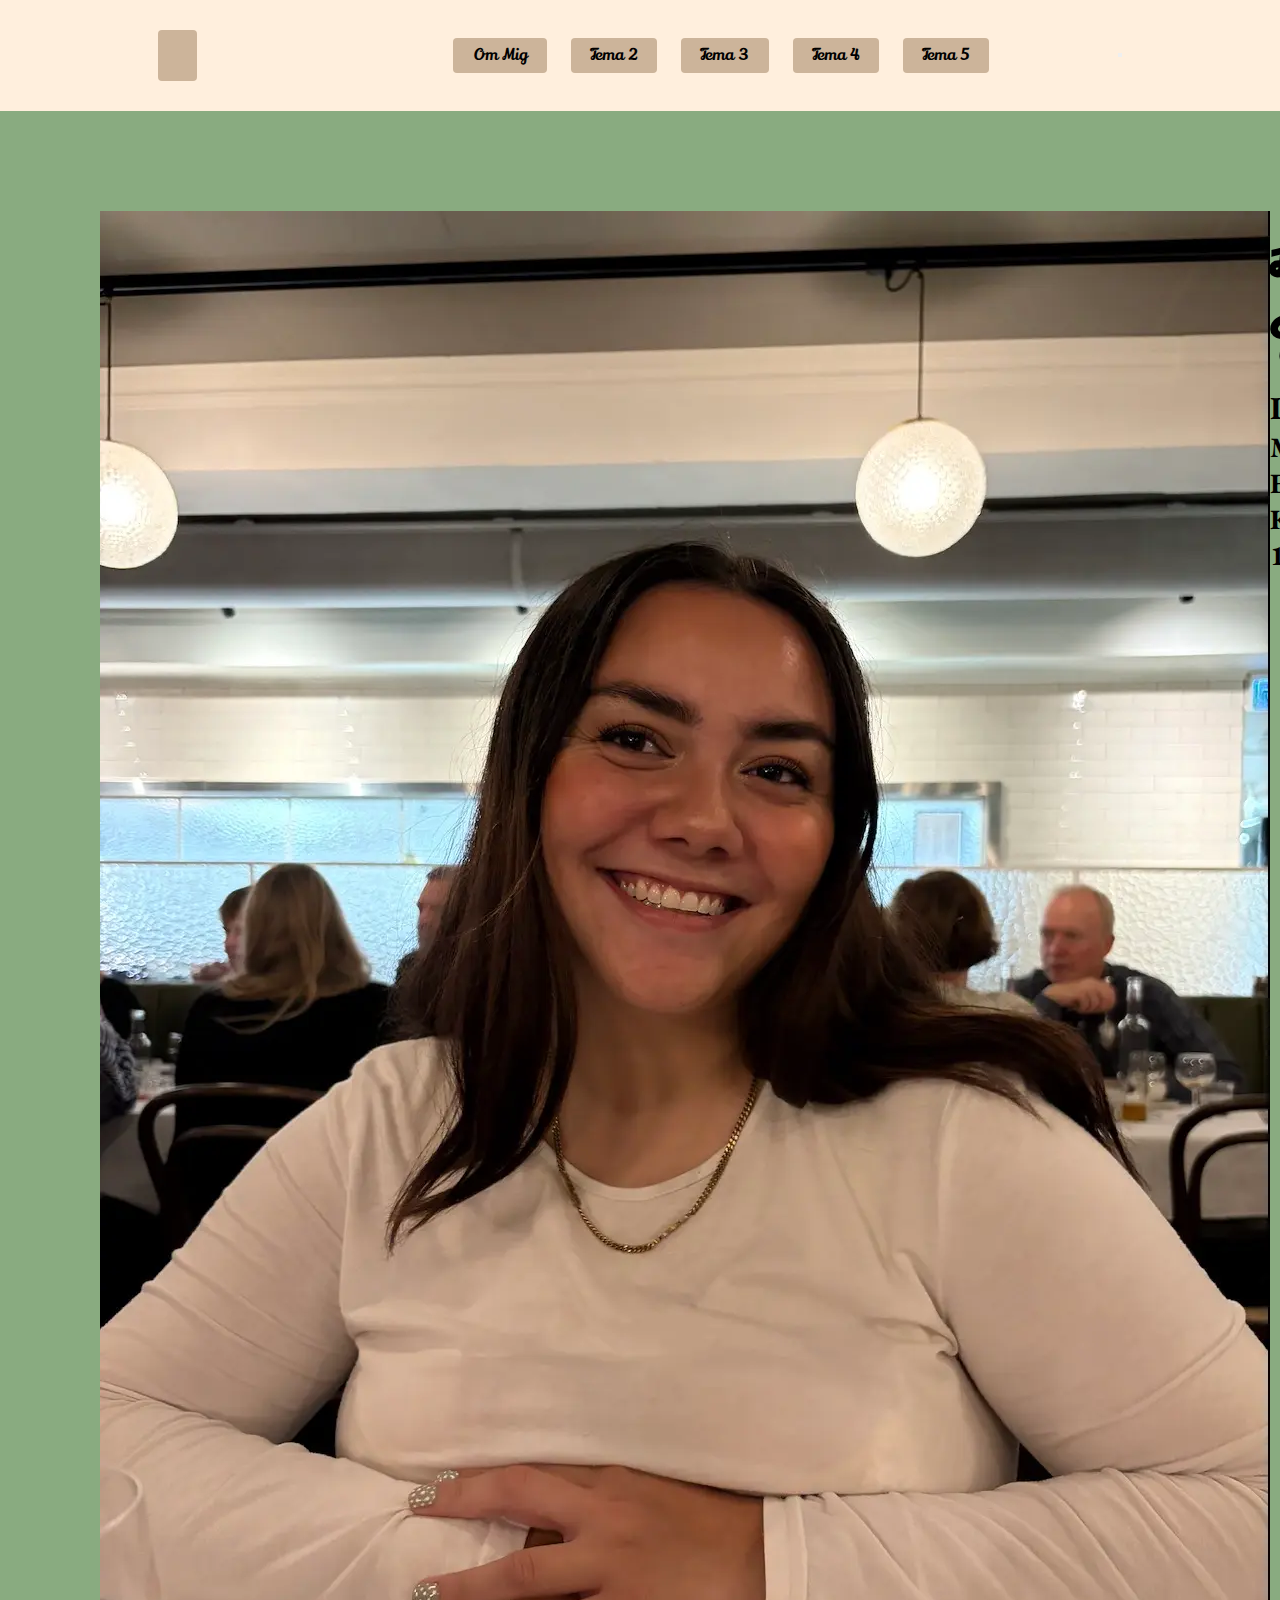
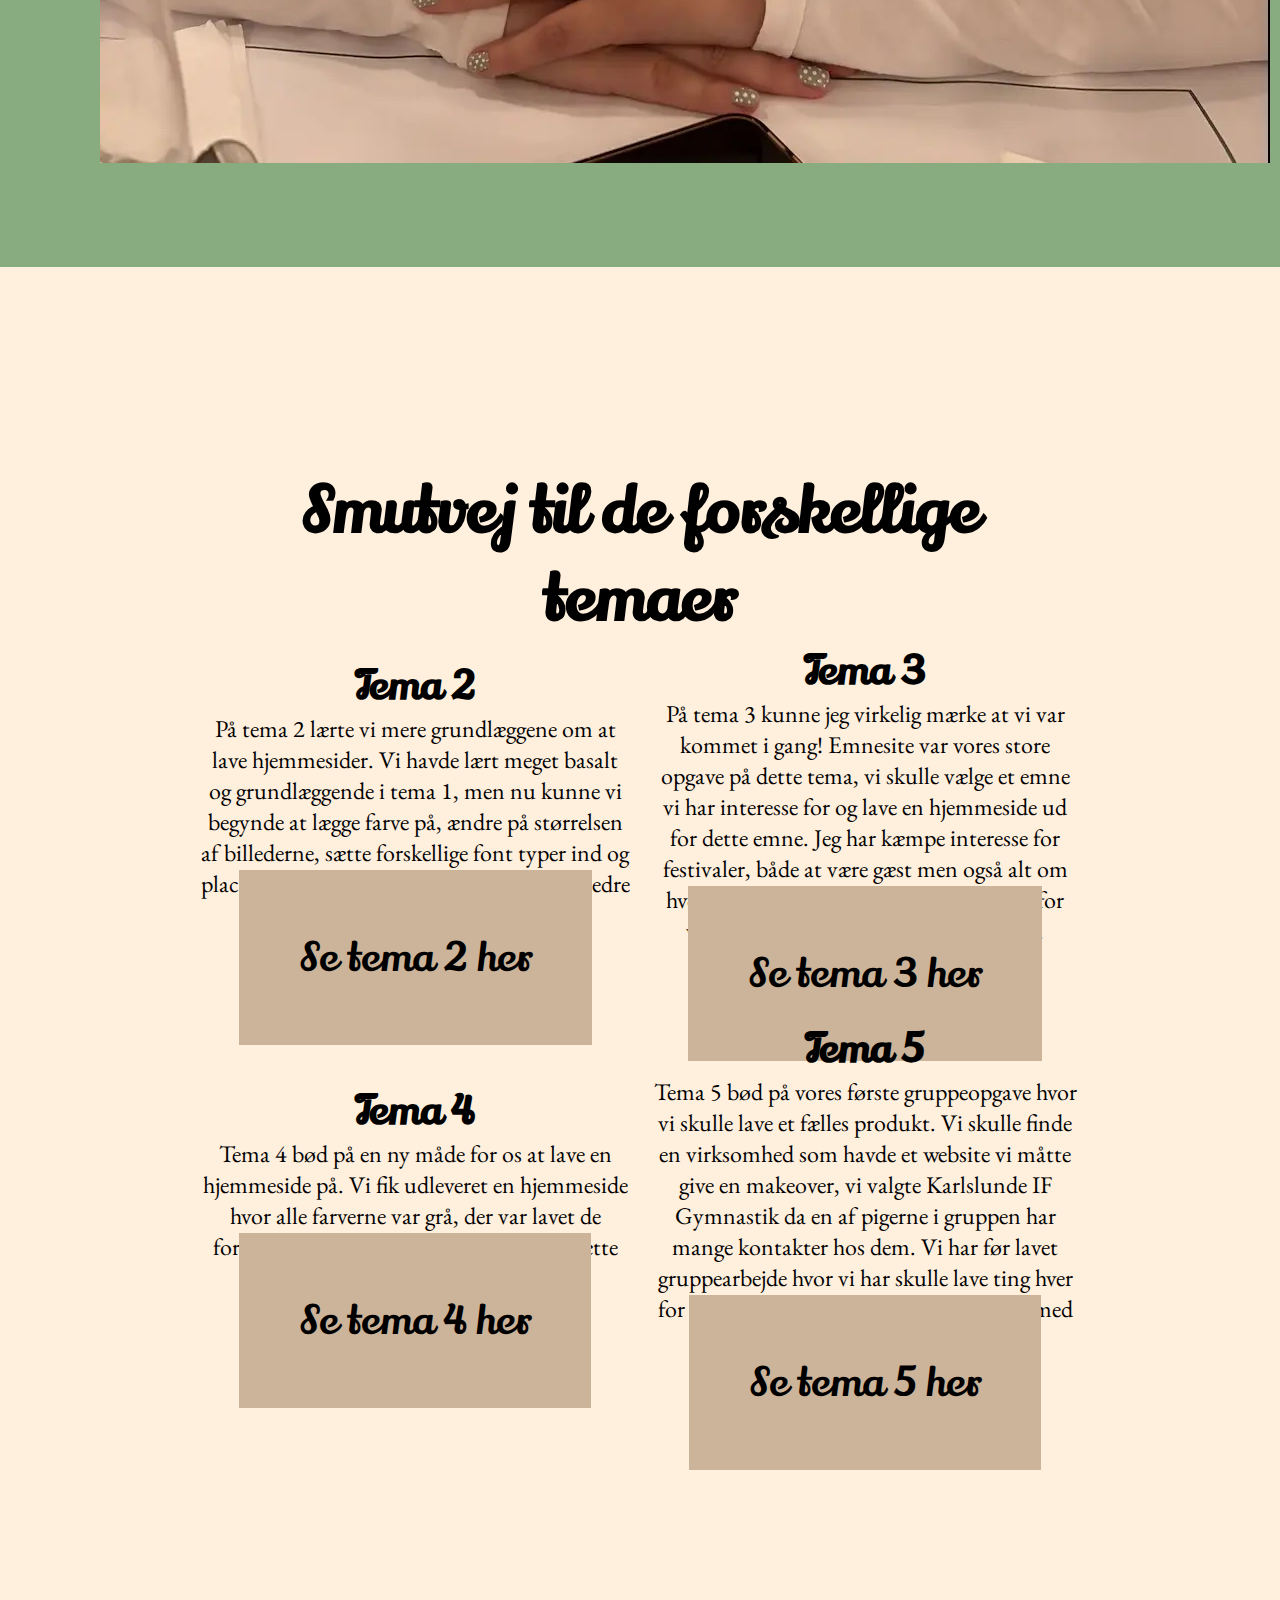
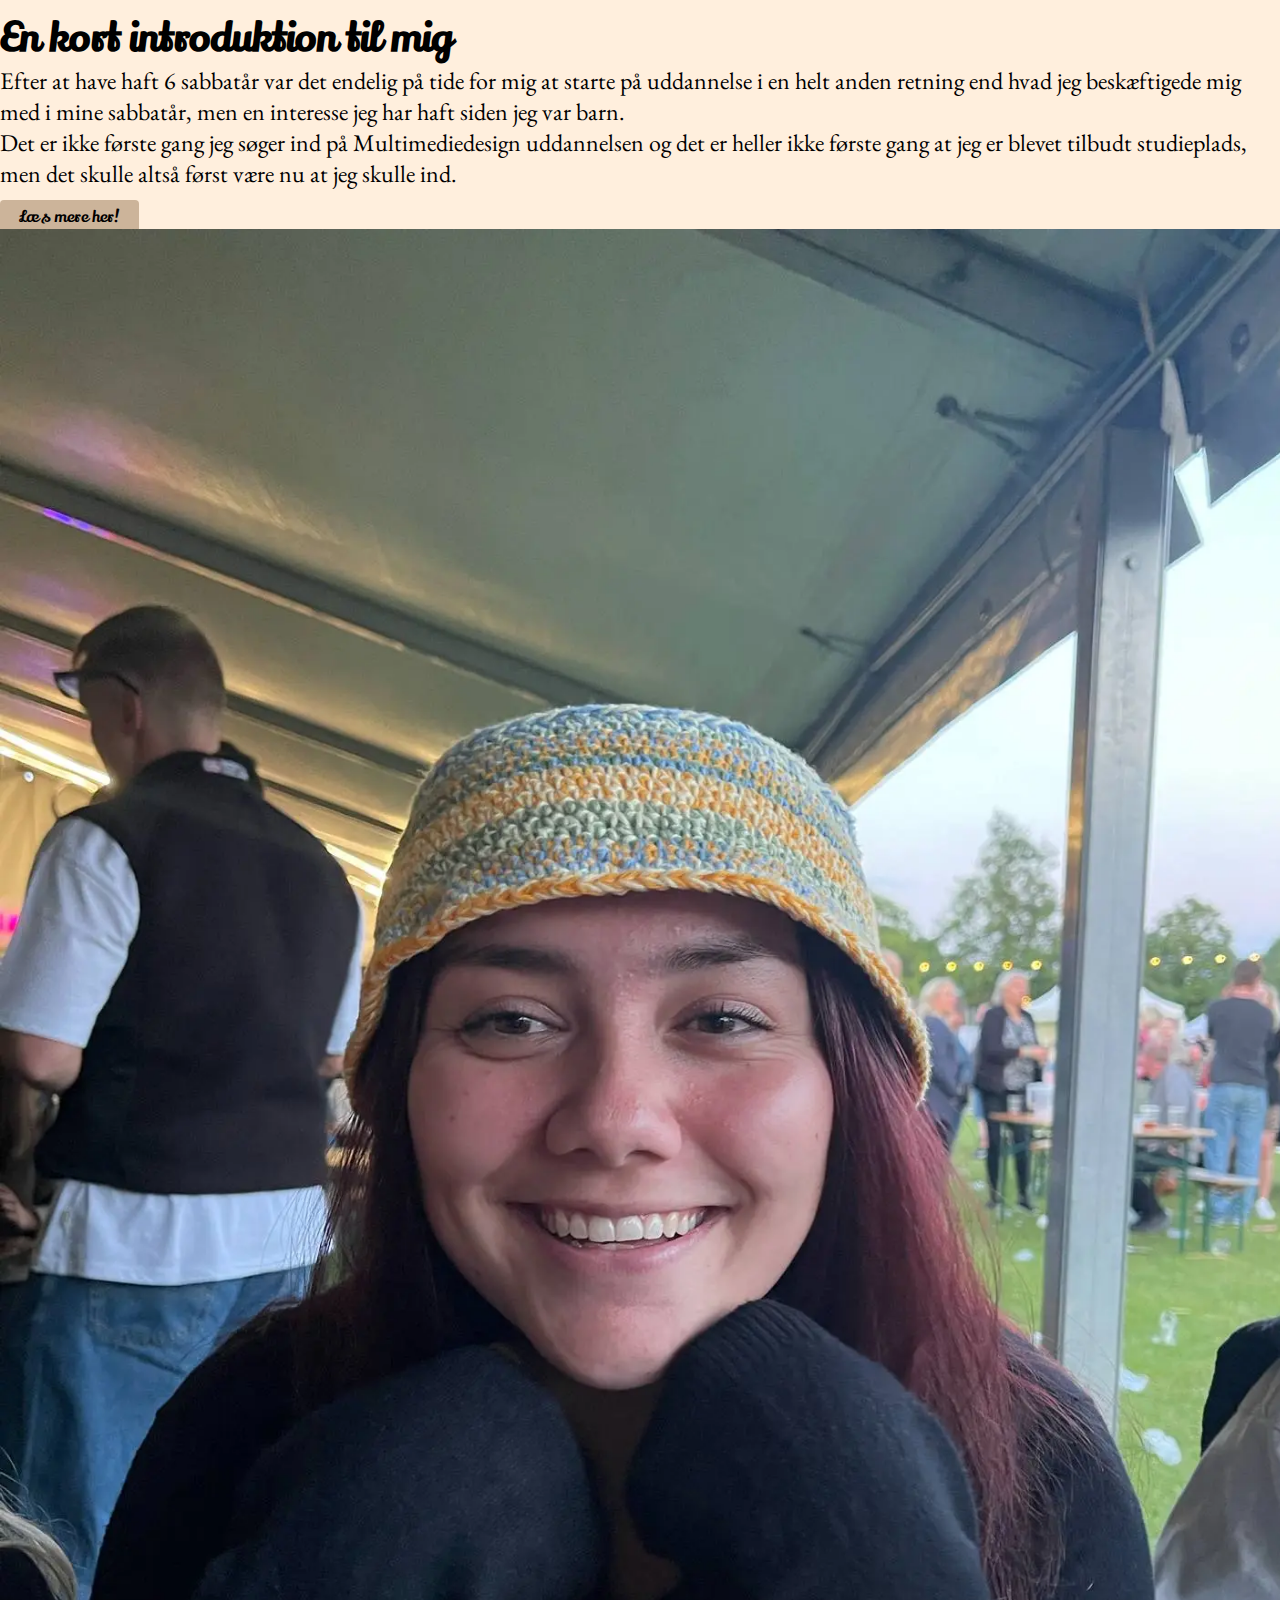
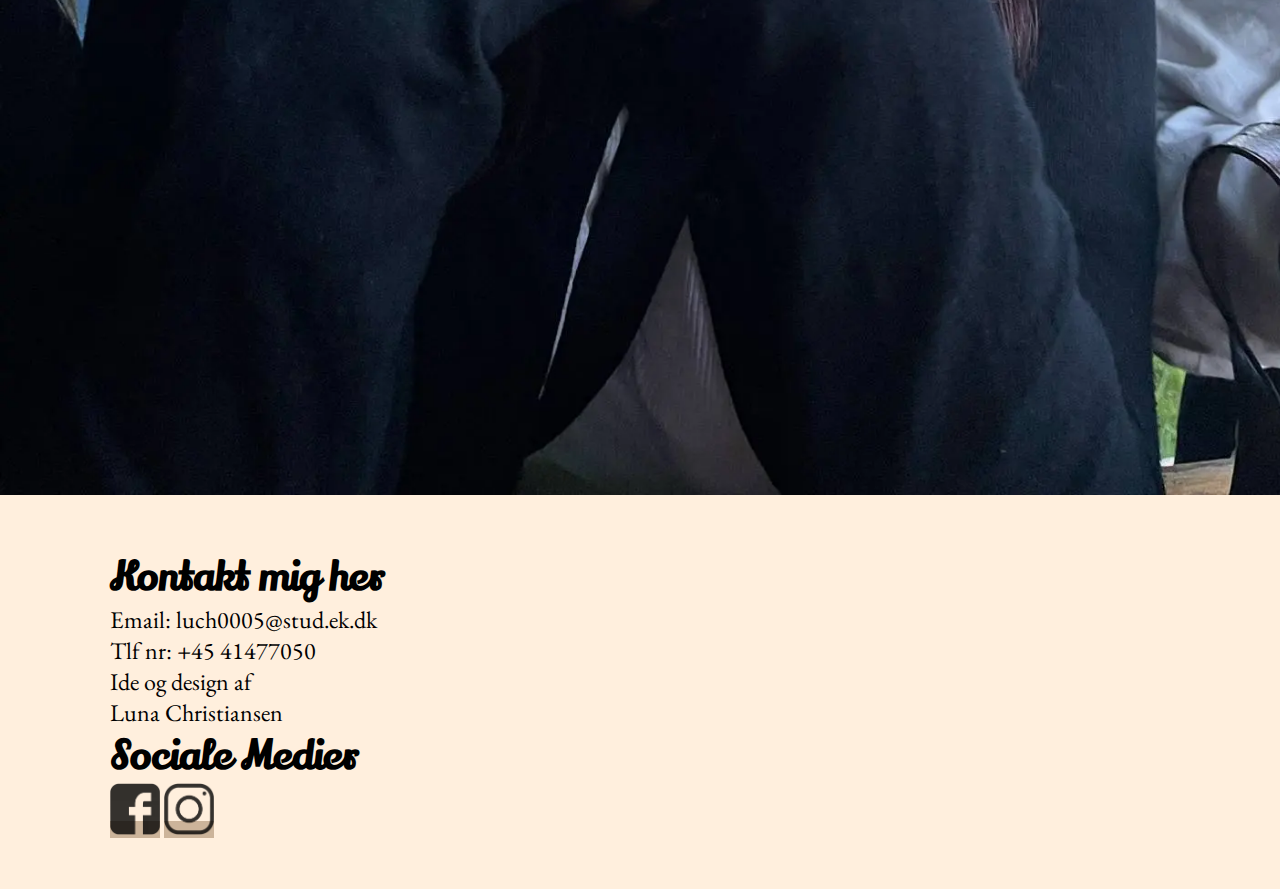
<file: index.html>
<!DOCTYPE html>
<html lang="da">
  <head>
    <meta charset="UTF-8" />
    <meta name="viewport" content="width=device-width, initial-scale=1.0" />
    <link rel="stylesheet" href="css/general.css" />
    <link rel="stylesheet" href="css/forside.css" />
    <link rel="stylesheet" href="css/custom.css" />
    <link rel="preconnect" href="https://fonts.googleapis.com" />
    <link rel="preconnect" href="https://fonts.gstatic.com" crossorigin />
    <link
      href="https://fonts.googleapis.com/css2?family=Lily+Script+One&display=swap"
      rel="stylesheet"
    />
    <link rel="preconnect" href="https://fonts.googleapis.com" />
    <link rel="preconnect" href="https://fonts.gstatic.com" crossorigin />
    <link
      href="https://fonts.googleapis.com/css2?family=EB+Garamond:ital,wght@0,400..800;1,400..800&display=swap"
      rel="stylesheet"
    />
    <title>Luna's Portfolio</title>
  </head>
  <body>
    <header>
      <nav>
        <div class="lunalogo">
          <a href="index.html">
            <?xml version="1.0" encoding="UTF-8"?>
            <svg
              id="Layer_1"
              data-name="Layer 1"
              xmlns="http://www.w3.org/2000/svg"
              viewBox="0 0 407.63 322.5"
            >
              <defs>
                <style>
                  .cls-1 {
                    fill: #231f20;
                  }

                  .cls-2 {
                    stroke: #231f20;
                  }

                  .cls-2,
                  .cls-3 {
                    fill: none;
                    stroke-miterlimit: 10;
                  }

                  .cls-4 {
                    fill: #ccb49a;
                  }

                  .cls-3 {
                    stroke: #ccb49a;
                  }
                </style>
              </defs>
              <g id="Layer_1-2" data-name="Layer 1">
                <g>
                  <rect
                    class="cls-4"
                    width="407.63"
                    height="322.5"
                    rx="22.68"
                    ry="22.68"
                  />
                  <rect
                    class="cls-2"
                    width="407.63"
                    height="322.5"
                    rx="22.68"
                    ry="22.68"
                  />
                  <rect
                    class="cls-3"
                    width="407.63"
                    height="322.5"
                    rx="22.68"
                    ry="22.68"
                  />
                </g>
              </g>
              <g id="Layer_3" data-name="Layer 3">
                <path
                  class="cls-1"
                  d="M86.61,154.7l39.82-11.49c12.87-3.71,25.8-7.45,37.93-13.16,15.06-7.09,28.73-17.21,39.97-29.59,7.13-7.85,13.42-16.89,15.81-27.28,3.56-15.49-2.76-32.84-15.41-42.28-12.65-9.43-30.89-10.41-44.44-2.37-10.78,6.39-18.12,17.59-22.36,29.48s-5.71,24.58-7.14,37.14c-3.29,28.78-6.57,57.55-9.86,86.33-.72,6.31-.47,12.31-1.29,18.6s-2.6,12.56-5.99,17.91c-1.83,2.88-4.64,5.71-8.01,5.44-3.62-.29-6.08-4.2-6.19-7.88-.18-5.83,4.6-11.37,10.33-11.97,3.42-.36,6.8.83,9.95,2.21,16.15,7.05,29.48,19.24,42.49,31.22,5.26,4.84,11.66,8.91,18.6,10.46,6.94,1.54,14.36.8,20.88-2.08,3.83-1.69,7.32-4.09,10.59-6.72,13.02-10.45,22.93-24.84,28.1-40.84-5.45-5.54-10.48-11.37-14.88-17.8-1.73,9.47-4.62,19.97-9.49,28.24s-13.54,14.96-23.05,14.63c-10.66-.36-19-8.88-27.03-15.99-8.07-7.14-16.93-13.36-26.37-18.5-10.68-5.82-22.78-10.34-34.76-8.4-11.76,1.9-22.28,10.37-26.74,21.55s-2.72,24.67,4.44,34.31c7.16,9.64,19.47,15.08,31.32,13.84,13.79-1.44,25.67-11.29,32.9-23.27,7.22-11.98,10.45-25.95,12.97-39.75,3.52-19.27,5.87-38.77,7.04-58.33,1.6-26.76,8.97-67.99,14.07-73.81,4.3-5.72,10.54-4.31,13.13-1.41s3.78,6.85,4.09,10.74c.85,10.63-4.4,21.06-11.92,28.54-7.52,7.48-17.1,12.43-26.72,16.76-23.38,10.52-48.03,18.14-73.23,22.63.32,7.25.11,15.63.44,22.88h.01Z"
                />
                <path
                  class="cls-1"
                  d="M265.53,156.02c-4.69-.18-9.48.24-13.82,2.08s-8.2,5.25-9.93,9.76c-2.07,5.41-.8,11.79,2.41,16.56s8.15,8.07,13.38,10.2c14.5,5.92,32.02,3.03,44.02-7.27s17.99-27.58,15.04-43.43c-3.07-16.5-15.32-30.42-30.35-36.77-15.03-6.35-32.4-5.56-47.57.44s-28.22,16.92-38.58,29.86c-23.26,29.05-33.13,69.09-26.18,106.12,3.23,17.17,14.99,31.8,28.85,41.81s31.04,14.97,47.91,13.87c16.8-1.1,32.94-8.07,46.62-18.22s25.01-23.37,34.66-37.64c-2.69-5-5.39-10-8.08-15-7.91,10.43-16.18,20.68-26.04,29.15-9.86,8.47-21.46,15.12-34.09,17.38s-26.33-.23-36.46-8.34c-12.46-9.97-20.91-26.3-20.85-42.6.07-20.46,1.91-30.57,6.53-46.15,3.99-13.46,12.12-23.99,21.46-34.22,3.45-3.78,13.26-11.12,17.97-12.95,6.67-2.58,8.36-3.07,13.77-3.91,4.57-.7,11.56.18,15.79,2.12,3.58,1.64,6.13,3.08,8.11,6.59,3.54,6.27,5.46,13.62,4.79,20.85s-4.08,14.27-9.68,18.64c-2.69,2.09-5.89,3.57-9.25,3.76s-6.86-1.02-9.13-3.59c-2.15-2.42-3.04-5.82-3.08-9.1s1.05-6.79,1.78-9.99h0Z"
                />
              </g>
            </svg>
          </a>
        </div>
        <ul class="menu">
          <li><a class="knap" href="ommig.html">Om Mig</a></li>
          <li><a class="knap" href="tema2.html">Tema 2</a></li>
          <li><a class="knap" href="tema3.html">Tema 3</a></li>
          <li><a class="knap" href="tema4.html">Tema 4</a></li>
          <li><a class="knap" href="tema5.html">Tema 5</a></li>
        </ul>
        <button class="burger">
          <span class="line"></span>
          <span class="line"></span>
          <span class="line"></span>
        </button>
      </nav>
    </header>
    <main>
      <section class="forsideintro">
        <div>
          <img
            class="lunabillede"
            src="img/IMG_3491.webp"
            alt="Billede af Luna"
          />
        </div>
        <div>
          <h1>Luna's Portfolio</h1>
          <h3>Luna Christiansen</h3>
          <h4>Multimediedesign, Erhvervsakademi København</h4>
          <h4>1. Semester</h4>
        </div>
      </section>

      <section class="temaer">
        <h1>Smutvej til de forskellige temaer</h1>
        <div class="tema-grid">
          <div class="tema-boks">
            <h2>Tema 2</h2>
            <p>
              På tema 2 lærte vi mere grundlæggene om at lave hjemmesider. Vi
              havde lært meget basalt og grundlæggende i tema 1, men nu kunne vi
              begynde at lægge farve på, ændre på størrelsen af billederne,
              sætte forskellige font typer ind og placere billederne og teksten
              hvor vi ville, bedre kendt som css.
            </p>
            <a class="temaknap" href="tema2.html">Se tema 2 her</a>
          </div>
          <div class="tema-boks">
            <h2>Tema 3</h2>
            <p>
              På tema 3 kunne jeg virkelig mærke at vi var kommet i gang!
              Emnesite var vores store opgave på dette tema, vi skulle vælge et
              emne vi har interesse for og lave en hjemmeside ud for dette emne.
              Jeg har kæmpe interesse for festivaler, både at være gæst men også
              alt om hvordan man opbygger en festival, så derfor valgte jeg at
              lave min side om festivaler.
            </p>
            <a class="temaknap" href="tema3.html">Se tema 3 her</a>
          </div>
          <div class="tema-boks">
            <h2>Tema 4</h2>
            <p>
              Tema 4 bød på en ny måde for os at lave en hjemmeside på. Vi fik
              udleveret en hjemmeside hvor alle farverne var grå, der var lavet
              de forskellige bokse og sider, vi skulle bare sætte vores indhold
              ind.
            </p>
            <a class="temaknap" href="tema4.html">Se tema 4 her</a>
          </div>
          <div class="tema-boks">
            <h2>Tema 5</h2>
            <p>
              Tema 5 bød på vores første gruppeopgave hvor vi skulle lave et
              fælles produkt. Vi skulle finde en virksomhed som havde et website
              vi måtte give en makeover, vi valgte Karlslunde IF Gymnastik da en
              af pigerne i gruppen har mange kontakter hos dem. Vi har før lavet
              gruppearbejde hvor vi har skulle lave ting hver for sig, men denne
              gang var første forsøg med et fælles produkt.
            </p>
            <a class="temaknap" href="tema5.html">Se tema 5 her</a>
          </div>
        </div>
      </section>

      <section class="ommigforside">
        <div id="ommigoverskrift">
          <h2>En kort introduktion til mig</h2>
        </div>
        <div id="ommigtekst">
          <p>
            Efter at have haft 6 sabbatår var det endelig på tide for mig at
            starte på uddannelse i en helt anden retning end hvad jeg
            beskæftigede mig med i mine sabbatår, men en interesse jeg har haft
            siden jeg var barn.
          </p>
          <p>
            Det er ikke første gang jeg søger ind på Multimediedesign
            uddannelsen og det er heller ikke første gang at jeg er blevet
            tilbudt studieplads, men det skulle altså først være nu at jeg
            skulle ind.
          </p>
          <br />
          <a class="knap" href="ommig.html">Læs mere her!</a>
        </div>
        <div id="ommigbillede">
          <img
            class="lunabillede"
            src="img/att.3r5XM99QQ6ChFxJbHyRHhCZGm2U1gKLUzjZuCFq3WIk.webp"
            alt="Luna med bøllehat på"
          />
        </div>
      </section>
    </main>
    <footer>
      <section class="footer">
        <div>
          <h2>Kontakt mig her</h2>
          <p>Email: luch0005@stud.ek.dk</p>
          <p>Tlf nr: +45 41477050</p>
        </div>
        <div>
          <p>Ide og design af</p>
          <p>Luna Christiansen</p>
        </div>
        <div class="socialemedier">
          <h2>Sociale Medier</h2>
          <a href="facebook.com"
            ><img
              src="img/facebook-logo-png-transparent-image-facebook-logo-black-11562893473mj1jeagxrn-kopi.webp"
              alt="Facebook Logo"
          /></a>
          <a href="instagram.com">
            <img
              src="img/transparent-background-instagram-logo-115628768457dqqkcnfyz.webp"
              alt="Instagram logo"
          /></a>
        </div>
      </section>
    </footer>
    <script src="js/menu.js"></script>
  </body>
</html>
</file>
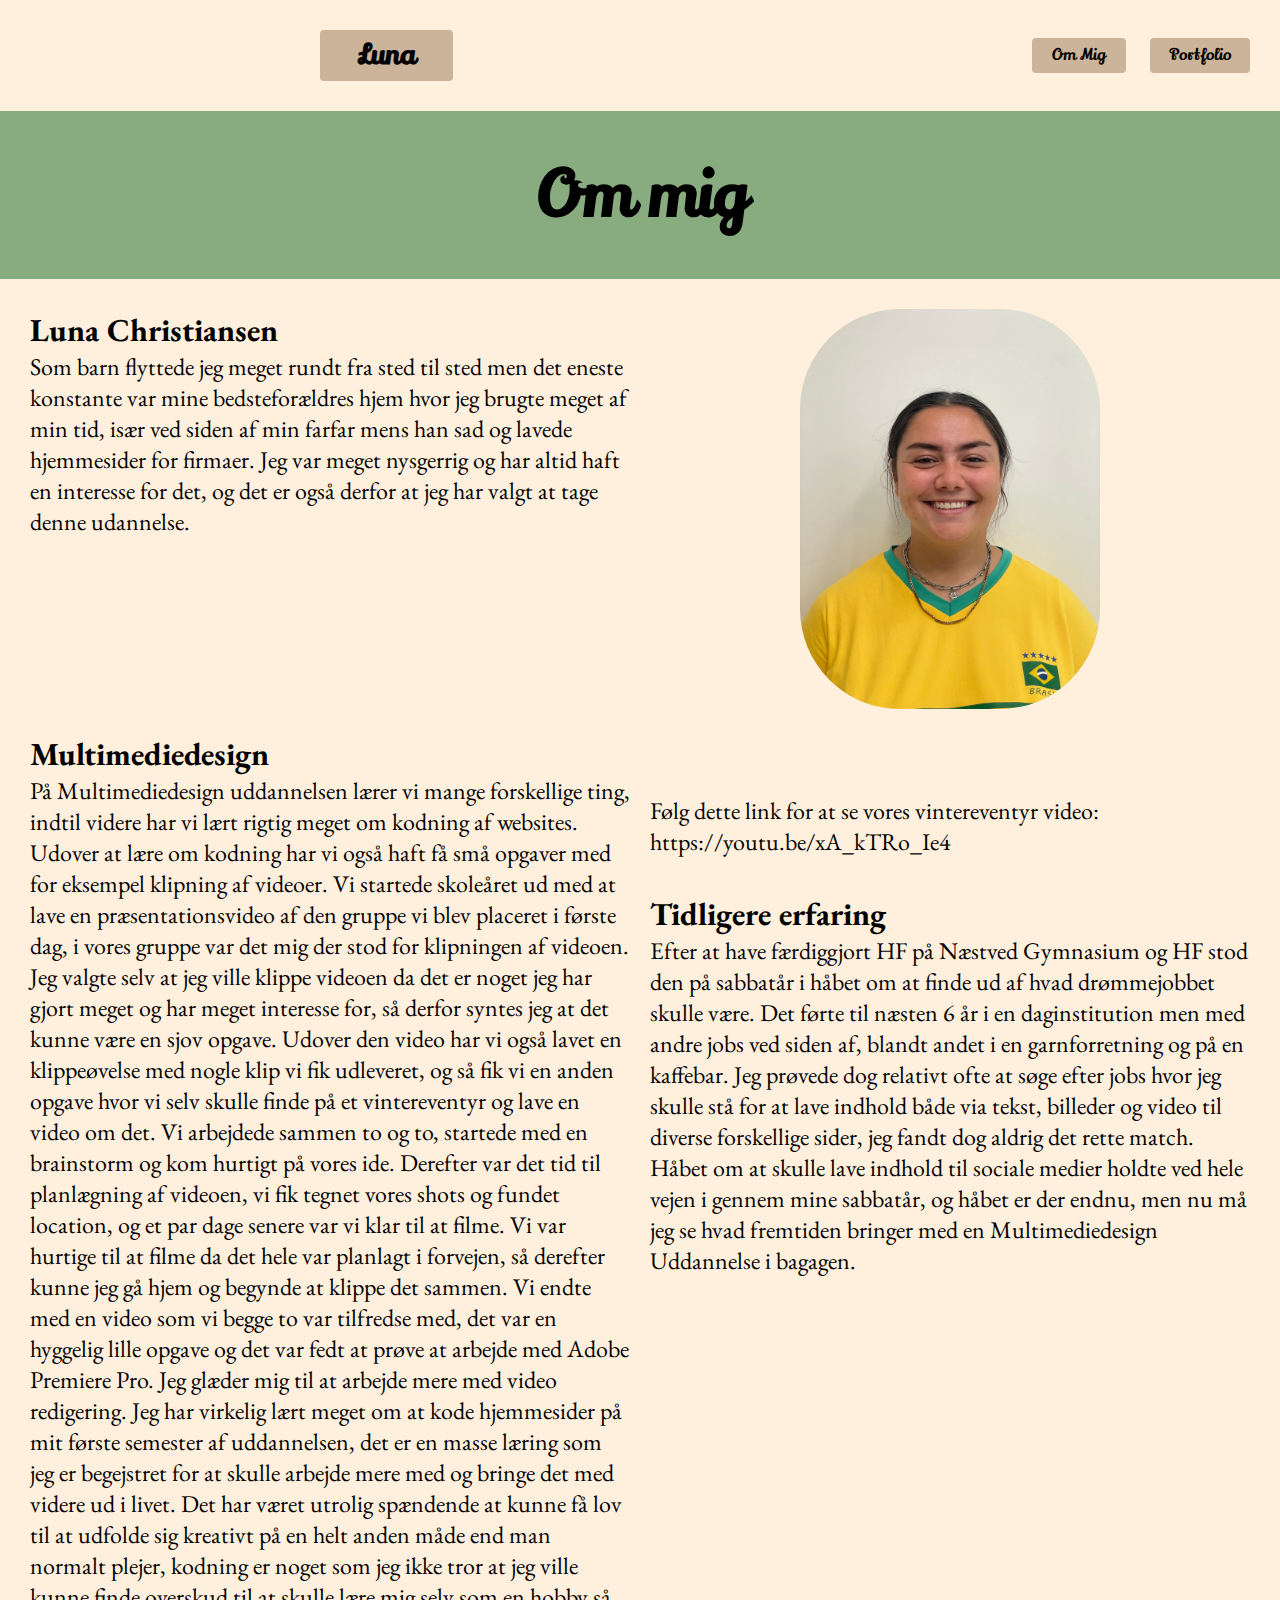
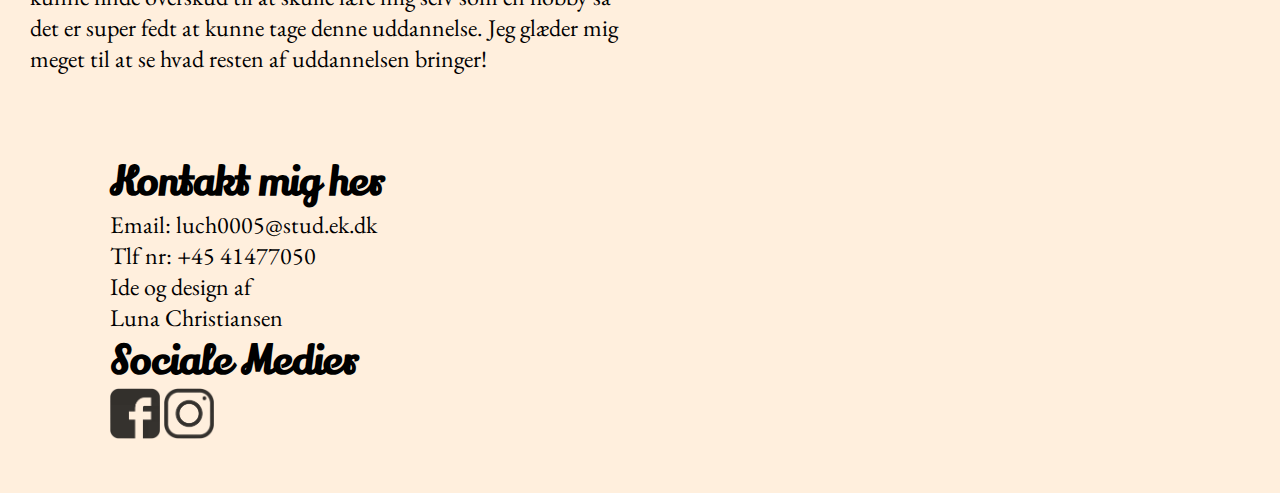
<file: ommig.html>
<!DOCTYPE html>
<html lang="dk">
  <head>
    <meta charset="UTF-8" />
    <meta name="viewport" content="width=device-width, initial-scale=1.0" />
    <link rel="stylesheet" href="css/general.css" />
    <link rel="stylesheet" href="css/ommig.css" />
    <link rel="stylesheet" href="css/custom.css" />
    <link rel="preconnect" href="https://fonts.googleapis.com" />
    <link rel="preconnect" href="https://fonts.gstatic.com" crossorigin />
    <link
      href="https://fonts.googleapis.com/css2?family=Lily+Script+One&display=swap"
      rel="stylesheet"
    />
    <link rel="preconnect" href="https://fonts.googleapis.com" />
    <link rel="preconnect" href="https://fonts.gstatic.com" crossorigin />
    <link
      href="https://fonts.googleapis.com/css2?family=EB+Garamond:ital,wght@0,400..800;1,400..800&display=swap"
      rel="stylesheet"
    />
    <title>Luna's Portfolio</title>
  </head>
  <body>
    <header>
      <nav>
        <div class="lunalogo">
          <h4><a class="knap" href="index.html">Luna</a></h4>
        </div>

        <ul class="menu">
          <li><a href="ommig.html">Om Mig</a></li>
          <li><a href="portfolio.html">Portfolio</a></li>
        </ul>
      </nav>
    </header>
    <main>
      <div class="overskrift"><h1>Om mig</h1></div>
      <section class="ommig_grid">
        <div>
          <h3>Luna Christiansen</h3>
          <p>
            Som barn flyttede jeg meget rundt fra sted til sted men det eneste
            konstante var mine bedsteforældres hjem hvor jeg brugte meget af min
            tid, især ved siden af min farfar mens han sad og lavede hjemmesider
            for firmaer. Jeg var meget nysgerrig og har altid haft en interesse
            for det, og det er også derfor at jeg har valgt at tage denne
            udannelse.
          </p>
        </div>
        <div>
          <img
            id="portrait"
            src="img/luna_christiansen-kopi.webp"
            alt="Et portrætbillede af Luna Christiansen"
          />
        </div>
        <div>
          <h3>Multimediedesign</h3>
          <p>
            På Multimediedesign uddannelsen lærer vi mange forskellige ting,
            indtil videre har vi lært rigtig meget om kodning af websites.
            Udover at lære om kodning har vi også haft få små opgaver med for
            eksempel klipning af videoer. Vi startede skoleåret ud med at lave
            en præsentationsvideo af den gruppe vi blev placeret i første dag, i
            vores gruppe var det mig der stod for klipningen af videoen. Jeg
            valgte selv at jeg ville klippe videoen da det er noget jeg har
            gjort meget og har meget interesse for, så derfor syntes jeg at det
            kunne være en sjov opgave. Udover den video har vi også lavet en
            klippeøvelse med nogle klip vi fik udleveret, og så fik vi en anden
            opgave hvor vi selv skulle finde på et vintereventyr og lave en
            video om det. Vi arbejdede sammen to og to, startede med en
            brainstorm og kom hurtigt på vores ide. Derefter var det tid til
            planlægning af videoen, vi fik tegnet vores shots og fundet
            location, og et par dage senere var vi klar til at filme. Vi var
            hurtige til at filme da det hele var planlagt i forvejen, så
            derefter kunne jeg gå hjem og begynde at klippe det sammen. Vi endte
            med en video som vi begge to var tilfredse med, det var en hyggelig
            lille opgave og det var fedt at prøve at arbejde med Adobe Premiere
            Pro. Jeg glæder mig til at arbejde mere med video redigering. Jeg
            har virkelig lært meget om at kode hjemmesider på mit første
            semester af uddannelsen, det er en masse læring som jeg er
            begejstret for at skulle arbejde mere med og bringe det med videre
            ud i livet. Det har været utrolig spændende at kunne få lov til at
            udfolde sig kreativt på en helt anden måde end man normalt plejer,
            kodning er noget som jeg ikke tror at jeg ville kunne finde overskud
            til at skulle lære mig selv som en hobby så det er super fedt at
            kunne tage denne uddannelse. Jeg glæder mig meget til at se hvad
            resten af uddannelsen bringer!
          </p>
        </div>
        <div>
          <p>
            <br />
            <br />
            Følg dette link for at se vores vintereventyr video:
            https://youtu.be/xA_kTRo_Ie4
          </p>
          <br /><br />
          <h3>Tidligere erfaring</h3>
          <p>
            Efter at have færdiggjort HF på Næstved Gymnasium og HF stod den på
            sabbatår i håbet om at finde ud af hvad drømmejobbet skulle være.
            Det førte til næsten 6 år i en daginstitution men med andre jobs ved
            siden af, blandt andet i en garnforretning og på en kaffebar. Jeg
            prøvede dog relativt ofte at søge efter jobs hvor jeg skulle stå for
            at lave indhold både via tekst, billeder og video til diverse
            forskellige sider, jeg fandt dog aldrig det rette match. Håbet om at
            skulle lave indhold til sociale medier holdte ved hele vejen i
            gennem mine sabbatår, og håbet er der endnu, men nu må jeg se hvad
            fremtiden bringer med en Multimediedesign Uddannelse i bagagen.
          </p>
        </div>
      </section>
    </main>
    <footer>
      <section class="footer">
        <div>
          <h2>Kontakt mig her</h2>
          <p>Email: luch0005@stud.ek.dk</p>
          <p>Tlf nr: +45 41477050</p>
        </div>
        <div>
          <p>Ide og design af</p>
          <p>Luna Christiansen</p>
        </div>
        <div class="socialemedier">
          <h2>Sociale Medier</h2>
          <a href="instagram.com"
            ><img
              src="img/facebook-logo-png-transparent-image-facebook-logo-black-11562893473mj1jeagxrn-kopi.webp"
              alt="Facebook Logo"
          /></a>
          <a href="facebook.dk">
            <img
              src="img/transparent-background-instagram-logo-115628768457dqqkcnfyz.webp"
              alt="Instagram logo"
          /></a>
        </div>
      </section>
    </footer>
  </body>
</html>
</file>
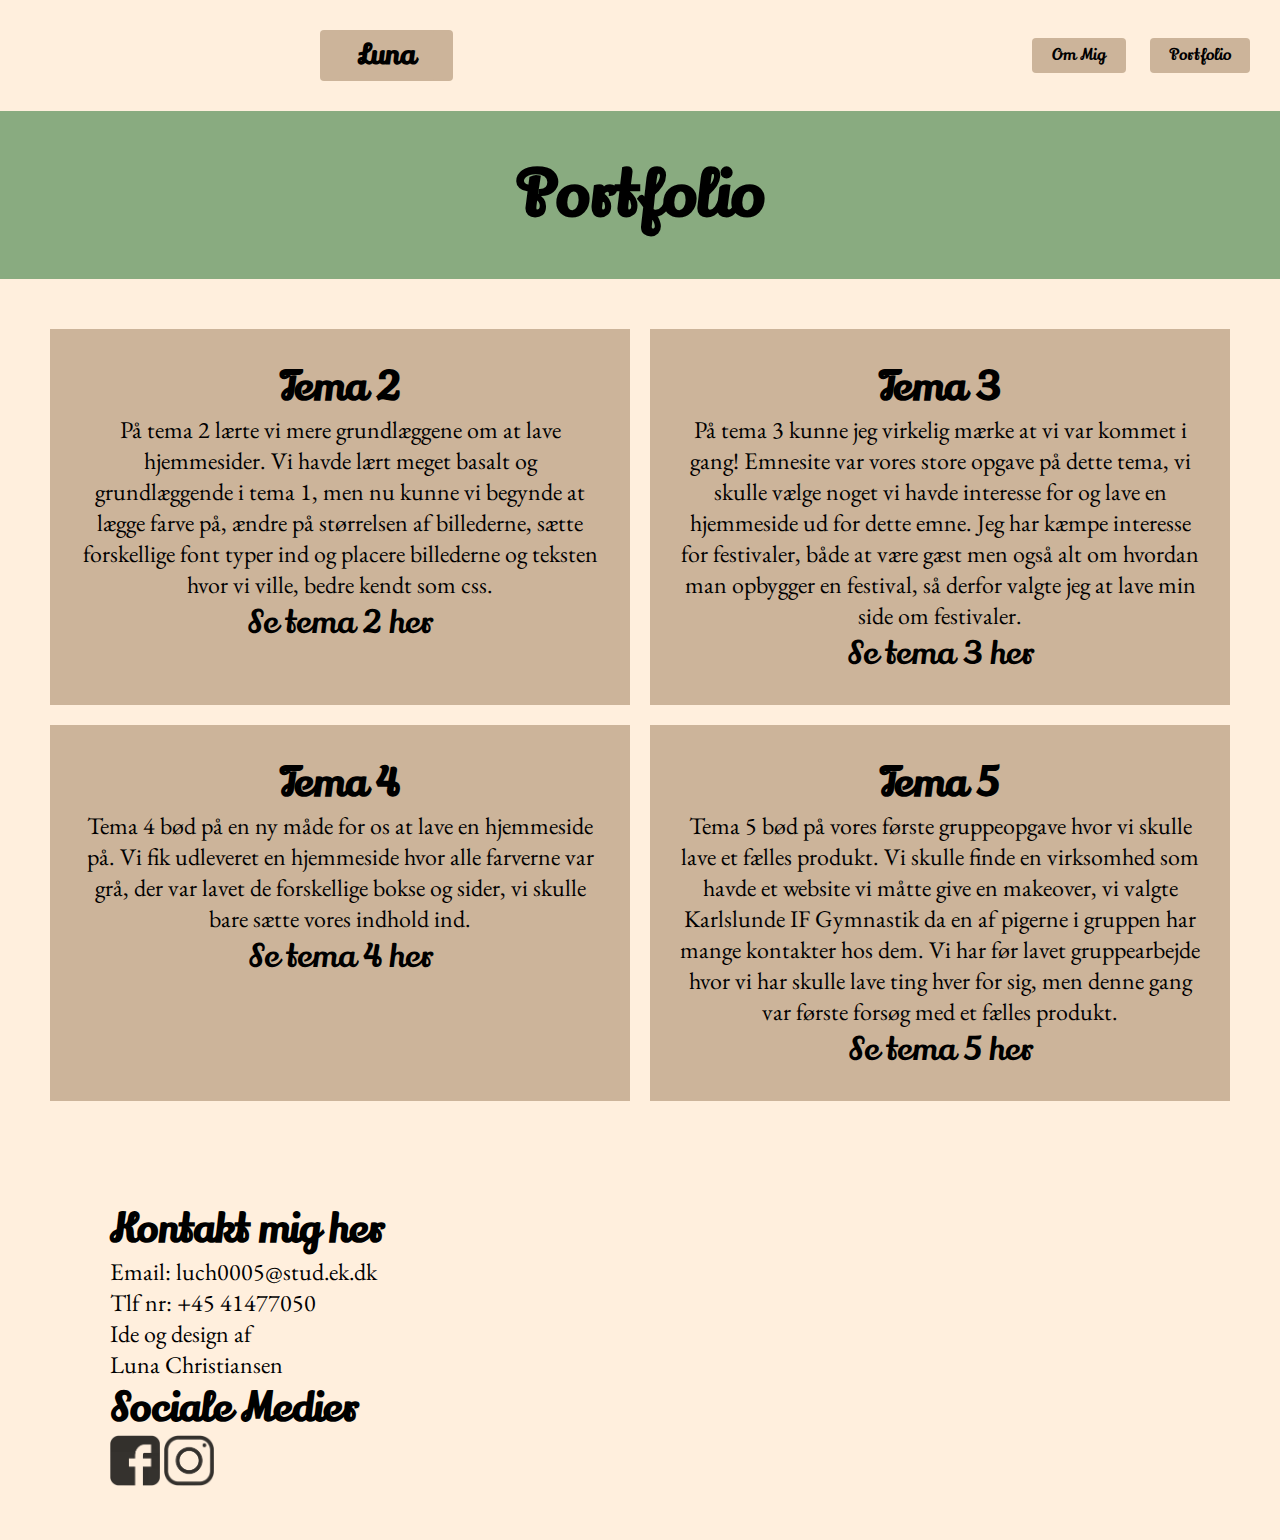
<file: portfolio.html>
<!DOCTYPE html>
<html lang="dk">
  <head>
    <meta charset="UTF-8" />
    <meta name="viewport" content="width=device-width, initial-scale=1.0" />
    <link rel="stylesheet" href="css/general.css" />
    <link rel="stylesheet" href="css/portfolio.css" />
    <link rel="stylesheet" href="css/custom.css" />
    <link rel="preconnect" href="https://fonts.googleapis.com" />
    <link rel="preconnect" href="https://fonts.gstatic.com" crossorigin />
    <link
      href="https://fonts.googleapis.com/css2?family=Lily+Script+One&display=swap"
      rel="stylesheet"
    />
    <link rel="preconnect" href="https://fonts.googleapis.com" />
    <link rel="preconnect" href="https://fonts.gstatic.com" crossorigin />
    <link
      href="https://fonts.googleapis.com/css2?family=EB+Garamond:ital,wght@0,400..800;1,400..800&display=swap"
      rel="stylesheet"
    />
    <title>Luna's Portfolio</title>
  </head>
  <body>
    <header>
      <nav>
        <div class="lunalogo">
          <h4><a class="knap" href="index.html">Luna</a></h4>
        </div>
        <ul class="menu">
          <li><a href="ommig.html">Om Mig</a></li>
          <li><a href="portfolio.html">Portfolio</a></li>
        </ul>
      </nav>
    </header>
    <main>
      <div class="overskrift">
        <h1>Portfolio</h1>
      </div>
      <section>
        <div class="tema-grid">
          <div class="tema-boks">
            <h2>Tema 2</h2>
            <p>
              På tema 2 lærte vi mere grundlæggene om at lave hjemmesider. Vi
              havde lært meget basalt og grundlæggende i tema 1, men nu kunne vi
              begynde at lægge farve på, ændre på størrelsen af billederne,
              sætte forskellige font typer ind og placere billederne og teksten
              hvor vi ville, bedre kendt som css.
            </p>
            <a class="temaknap" href="tema2.html">Se tema 2 her</a>
          </div>
          <div class="tema-boks">
            <h2>Tema 3</h2>
            <p>
              På tema 3 kunne jeg virkelig mærke at vi var kommet i gang!
              Emnesite var vores store opgave på dette tema, vi skulle vælge
              noget vi havde interesse for og lave en hjemmeside ud for dette
              emne. Jeg har kæmpe interesse for festivaler, både at være gæst
              men også alt om hvordan man opbygger en festival, så derfor valgte
              jeg at lave min side om festivaler.
            </p>
            <a class="temaknap" href="tema3.html">Se tema 3 her</a>
          </div>
          <div class="tema-boks">
            <h2>Tema 4</h2>
            <p>
              Tema 4 bød på en ny måde for os at lave en hjemmeside på. Vi fik
              udleveret en hjemmeside hvor alle farverne var grå, der var lavet
              de forskellige bokse og sider, vi skulle bare sætte vores indhold
              ind.
            </p>
            <a class="temaknap" href="tema4.html">Se tema 4 her</a>
          </div>
          <div class="tema-boks">
            <h2>Tema 5</h2>
            <p>
              Tema 5 bød på vores første gruppeopgave hvor vi skulle lave et
              fælles produkt. Vi skulle finde en virksomhed som havde et website
              vi måtte give en makeover, vi valgte Karlslunde IF Gymnastik da en
              af pigerne i gruppen har mange kontakter hos dem. Vi har før lavet
              gruppearbejde hvor vi har skulle lave ting hver for sig, men denne
              gang var første forsøg med et fælles produkt.
            </p>
            <a class="temaknap" href="tema5.html">Se tema 5 her</a>
          </div>
        </div>
      </section>
    </main>
    <footer>
      <section class="footer">
        <div>
          <h2>Kontakt mig her</h2>
          <p>Email: luch0005@stud.ek.dk</p>
          <p>Tlf nr: +45 41477050</p>
        </div>
        <div>
          <p>Ide og design af</p>
          <p>Luna Christiansen</p>
        </div>
        <div class="socialemedier">
          <h2>Sociale Medier</h2>
          <a href="instagram.com"
            ><img
              src="img/facebook-logo-png-transparent-image-facebook-logo-black-11562893473mj1jeagxrn-kopi.webp"
              alt="Facebook Logo"
          /></a>
          <a href="facebook.dk">
            <img
              src="img/transparent-background-instagram-logo-115628768457dqqkcnfyz.webp"
              alt="Instagram logo"
          /></a>
        </div>
      </section>
    </footer>
  </body>
</html>
</file>
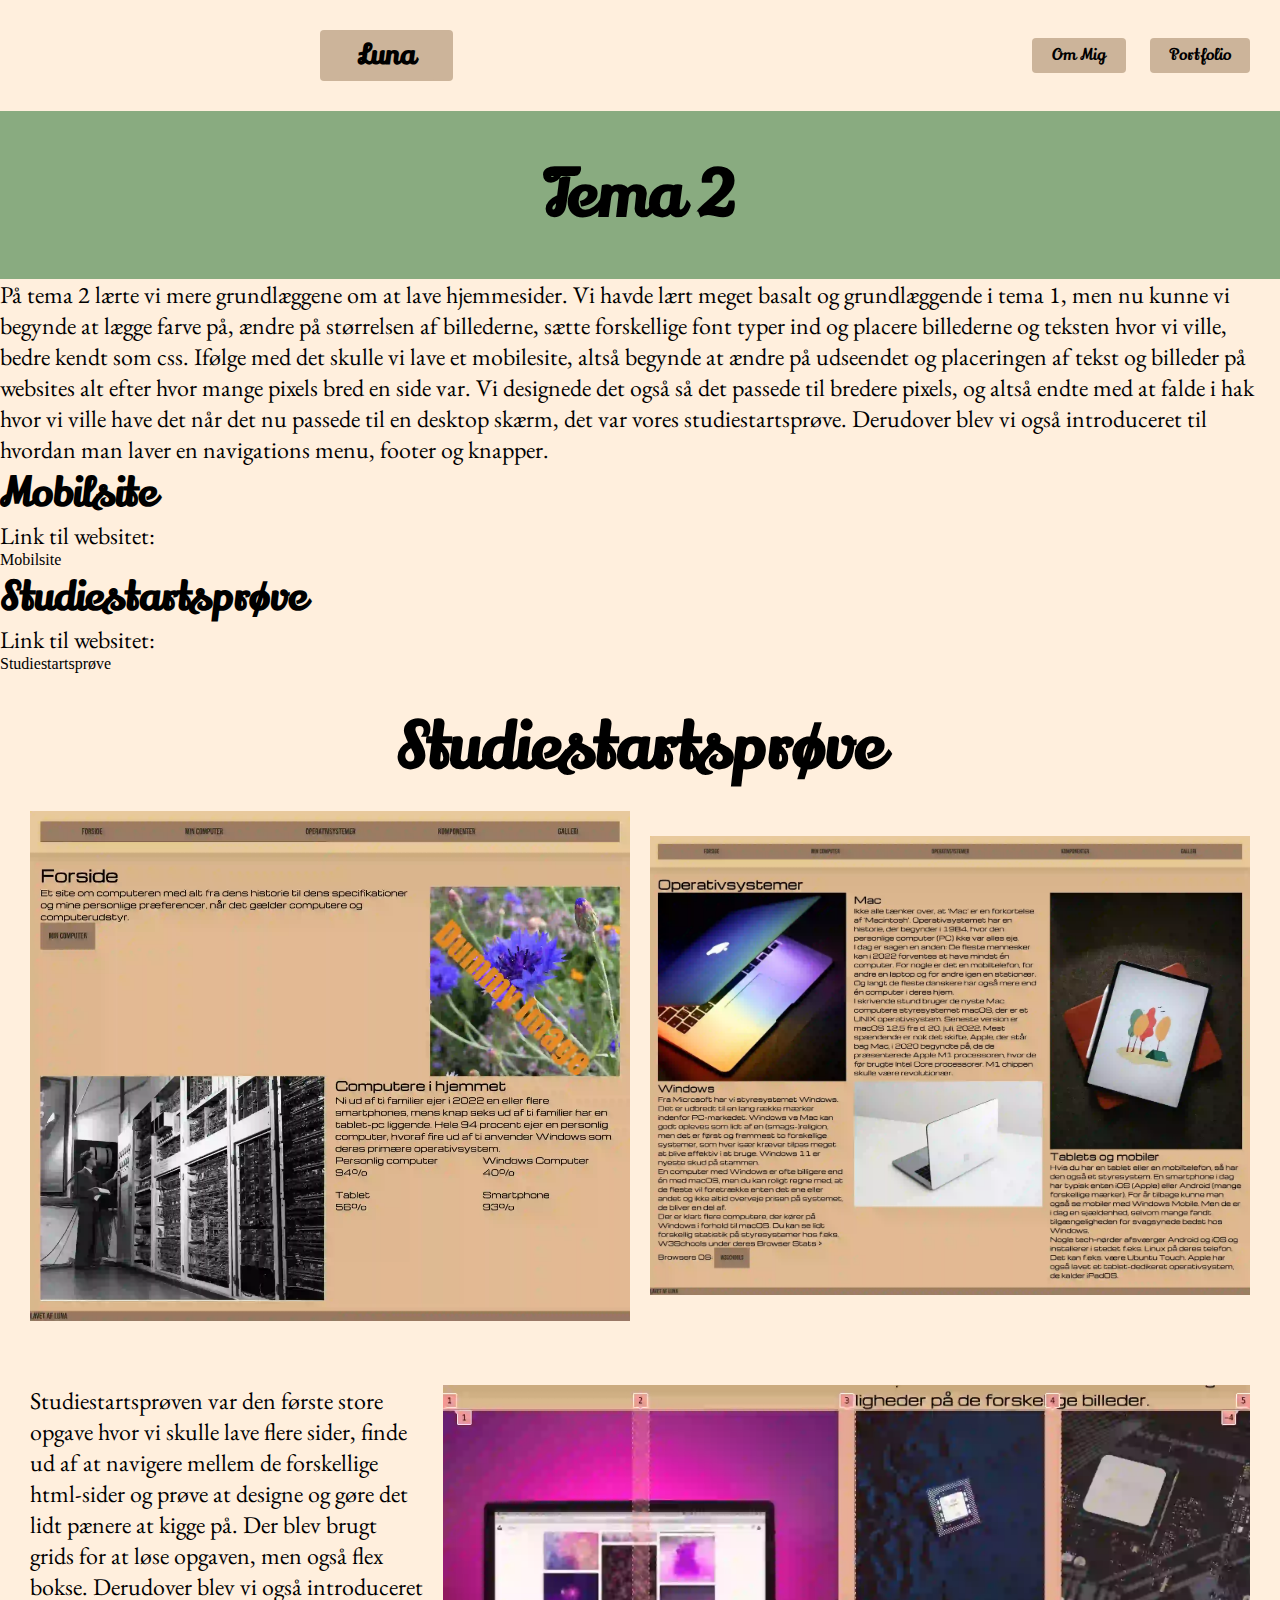
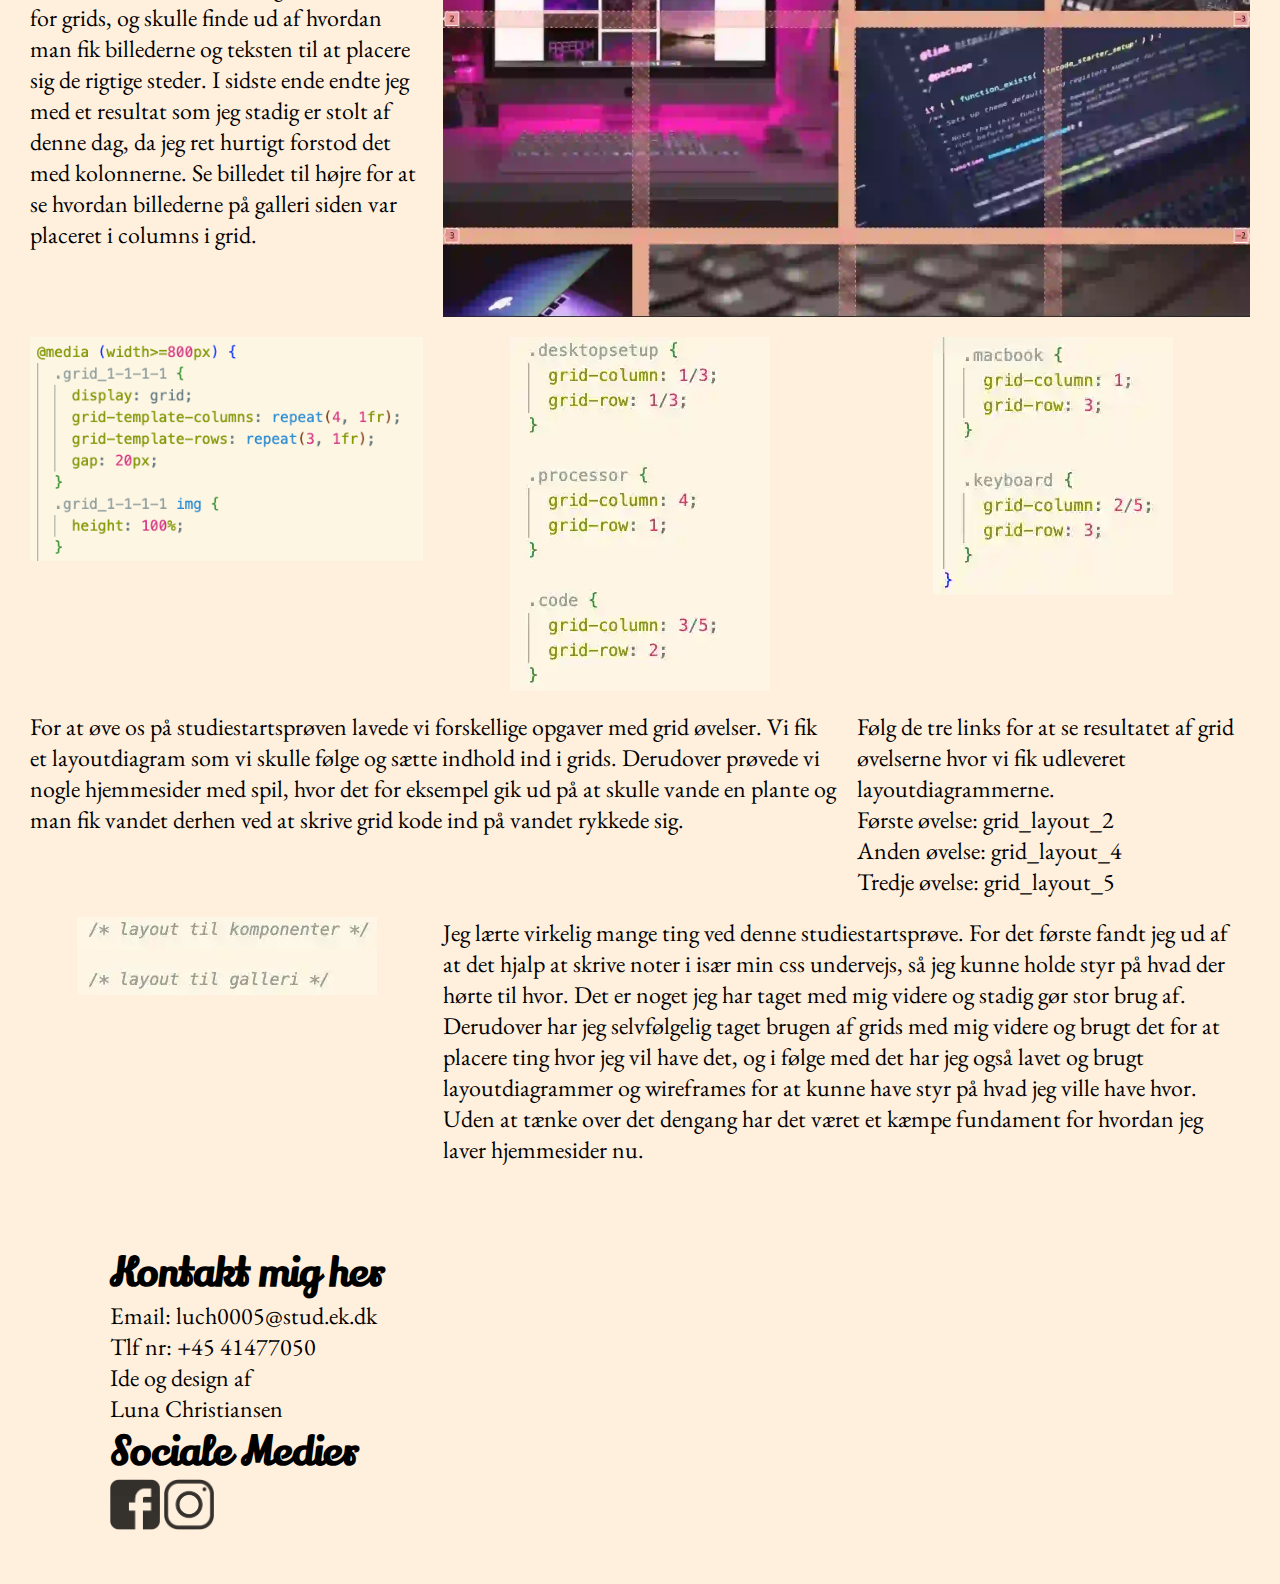
<file: tema2.html>
<!DOCTYPE html>
<html lang="dk">
  <head>
    <meta charset="UTF-8" />
    <meta name="viewport" content="width=device-width, initial-scale=1.0" />
    <link rel="stylesheet" href="css/general.css" />
    <link rel="stylesheet" href="css/tema2.css" />
    <link rel="stylesheet" href="css/custom.css" />
    <link rel="preconnect" href="https://fonts.googleapis.com" />
    <link rel="preconnect" href="https://fonts.gstatic.com" crossorigin />
    <link
      href="https://fonts.googleapis.com/css2?family=Lily+Script+One&display=swap"
      rel="stylesheet"
    />
    <link rel="preconnect" href="https://fonts.googleapis.com" />
    <link rel="preconnect" href="https://fonts.gstatic.com" crossorigin />
    <link
      href="https://fonts.googleapis.com/css2?family=EB+Garamond:ital,wght@0,400..800;1,400..800&display=swap"
      rel="stylesheet"
    />
    <title>Luna's Portfolio</title>
  </head>
  <body>
    <header>
      <nav>
        <div class="lunalogo">
          <h4><a class="knap" href="index.html">Luna</a></h4>
        </div>
        <ul class="menu">
          <li><a href="ommig.html">Om Mig</a></li>
          <li><a href="portfolio.html">Portfolio</a></li>
        </ul>
      </nav>
    </header>
    <main>
      <div class="overskrift">
        <h1>Tema 2</h1>
      </div>
      <section class="temaintro">
        <div>
          <p>
            På tema 2 lærte vi mere grundlæggene om at lave hjemmesider. Vi
            havde lært meget basalt og grundlæggende i tema 1, men nu kunne vi
            begynde at lægge farve på, ændre på størrelsen af billederne, sætte
            forskellige font typer ind og placere billederne og teksten hvor vi
            ville, bedre kendt som css. Ifølge med det skulle vi lave et
            mobilesite, altså begynde at ændre på udseendet og placeringen af
            tekst og billeder på websites alt efter hvor mange pixels bred en
            side var. Vi designede det også så det passede til bredere pixels,
            og altså endte med at falde i hak hvor vi ville have det når det nu
            passede til en desktop skærm, det var vores studiestartsprøve.
            Derudover blev vi også introduceret til hvordan man laver en
            navigations menu, footer og knapper.
          </p>
        </div>
        <div>
          <h2>Mobilsite</h2>
          <p>Link til websitet:</p>
          <a href="https://luch0005.github.io/mobilsite/">Mobilsite</a>
          <h2>Studiestartsprøve</h2>
          <p>Link til websitet:</p>
          <a href="https://luch0005.github.io/studiestartsproeve/"
            >Studiestartsprøve</a
          >
        </div>
      </section>
      <section class="opgaveogbilleder">
        <div id="tema2_titel1">
          <h1>Studiestartsprøve</h1>
        </div>

        <div id="tema2_billede1">
          <img
            class="tema2billeder"
            src="img/luch0005.github.io_studiestartsproeve_.webp"
            alt=""
          />
        </div>

        <div id="tema2_billede2">
          <img
            class="tema2billeder"
            src="img/luch0005.github.io_studiestartsproeve_operativsystemer.html.webp"
            alt=""
          />
        </div>
      </section>

      <section class="grid_tekst_tema2">
        <!-- Række 1 -->
        <div class="tekst1">
          <p>
            Studiestartsprøven var den første store opgave hvor vi skulle lave
            flere sider, finde ud af at navigere mellem de forskellige
            html-sider og prøve at designe og gøre det lidt pænere at kigge på.
            Der blev brugt grids for at løse opgaven, men også flex bokse.
            Derudover blev vi også introduceret for grids, og skulle finde ud af
            hvordan man fik billederne og teksten til at placere sig de rigtige
            steder. I sidste ende endte jeg med et resultat som jeg stadig er
            stolt af denne dag, da jeg ret hurtigt forstod det med kolonnerne.
            Se billedet til højre for at se hvordan billederne på galleri siden
            var placeret i columns i grid.
          </p>
        </div>

        <div class="billede1">
          <img
            class="tema2billeder"
            src="img/Skærmbillede 2025-12-27 kl. 21.23.43.webp"
            alt="Billede der viser hvordan billederne på hjemmesiden er placeret i grids"
          />
        </div>

        <!-- Række 2 – tre billeder -->
        <div class="billede2">
          <img
            class="tema2billeder_små"
            src="img/Skærmbillede 2025-12-29 kl. 00.03.05.png"
            alt="Billede der viser kodning af grid"
          />
        </div>

        <div class="billede3">
          <img
            class="tema2billeder_små"
            src="img/Skærmbillede 2025-12-29 kl. 00.13.58.webp"
            alt="Billede der viser kodning af placering af billeder i grid"
          />
        </div>

        <div class="billede4">
          <img
            class="tema2billeder_små"
            src="img/Skærmbillede 2025-12-29 kl. 00.14.06.webp"
            alt="Billede der viser kodning af placering af billeder i grid"
          />
        </div>

        <!-- Række 3 – to tekstfelter -->
        <div class="tekst2">
          <p>
            For at øve os på studiestartsprøven lavede vi forskellige opgaver
            med grid øvelser. Vi fik et layoutdiagram som vi skulle følge og
            sætte indhold ind i grids. Derudover prøvede vi nogle hjemmesider
            med spil, hvor det for eksempel gik ud på at skulle vande en plante
            og man fik vandet derhen ved at skrive grid kode ind på vandet
            rykkede sig.
          </p>
        </div>

        <div class="tekst3">
          <p>
            Følg de tre links for at se resultatet af grid øvelserne hvor vi fik
            udleveret layoutdiagrammerne.
          </p>

          <p>
            Første øvelse:
            <a href="https://luch0005.github.io/grid_layout_2/">grid_layout_2</a
            ><br />
            Anden øvelse:
            <a href="https://luch0005.github.io/gridlayout4/">grid_layout_4</a
            ><br />
            Tredje øvelse:
            <a href="http://luch0005.github.io/gridlayout5/">grid_layout_5</a>
          </p>
        </div>

        <!-- Række 4 -->
        <div class="billede5">
          <img
            class="tema2billeder_små"
            src="img/Skærmbillede 2025-12-29 kl. 00.02.26.webp"
            alt="Billede af noter i kodning"
          />
        </div>

        <div class="tekst4">
          <p>
            Jeg lærte virkelig mange ting ved denne studiestartsprøve. For det
            første fandt jeg ud af at det hjalp at skrive noter i især min css
            undervejs, så jeg kunne holde styr på hvad der hørte til hvor. Det
            er noget jeg har taget med mig videre og stadig gør stor brug af.
            Derudover har jeg selvfølgelig taget brugen af grids med mig videre
            og brugt det for at placere ting hvor jeg vil have det, og i følge
            med det har jeg også lavet og brugt layoutdiagrammer og wireframes
            for at kunne have styr på hvad jeg ville have hvor. Uden at tænke
            over det dengang har det været et kæmpe fundament for hvordan jeg
            laver hjemmesider nu.
          </p>
        </div>
      </section>
    </main>
    <footer>
      <section class="footer">
        <div>
          <h2>Kontakt mig her</h2>
          <p>Email: luch0005@stud.ek.dk</p>
          <p>Tlf nr: +45 41477050</p>
        </div>
        <div>
          <p>Ide og design af</p>
          <p>Luna Christiansen</p>
        </div>
        <div class="socialemedier">
          <h2>Sociale Medier</h2>
          <a href="instagram.com"
            ><img
              src="img/facebook-logo-png-transparent-image-facebook-logo-black-11562893473mj1jeagxrn-kopi.webp"
              alt="Facebook Logo"
          /></a>
          <a href="facebook.dk">
            <img
              src="img/transparent-background-instagram-logo-115628768457dqqkcnfyz.webp"
              alt="Instagram logo"
          /></a>
        </div>
      </section>
    </footer>
  </body>
</html>
</file>
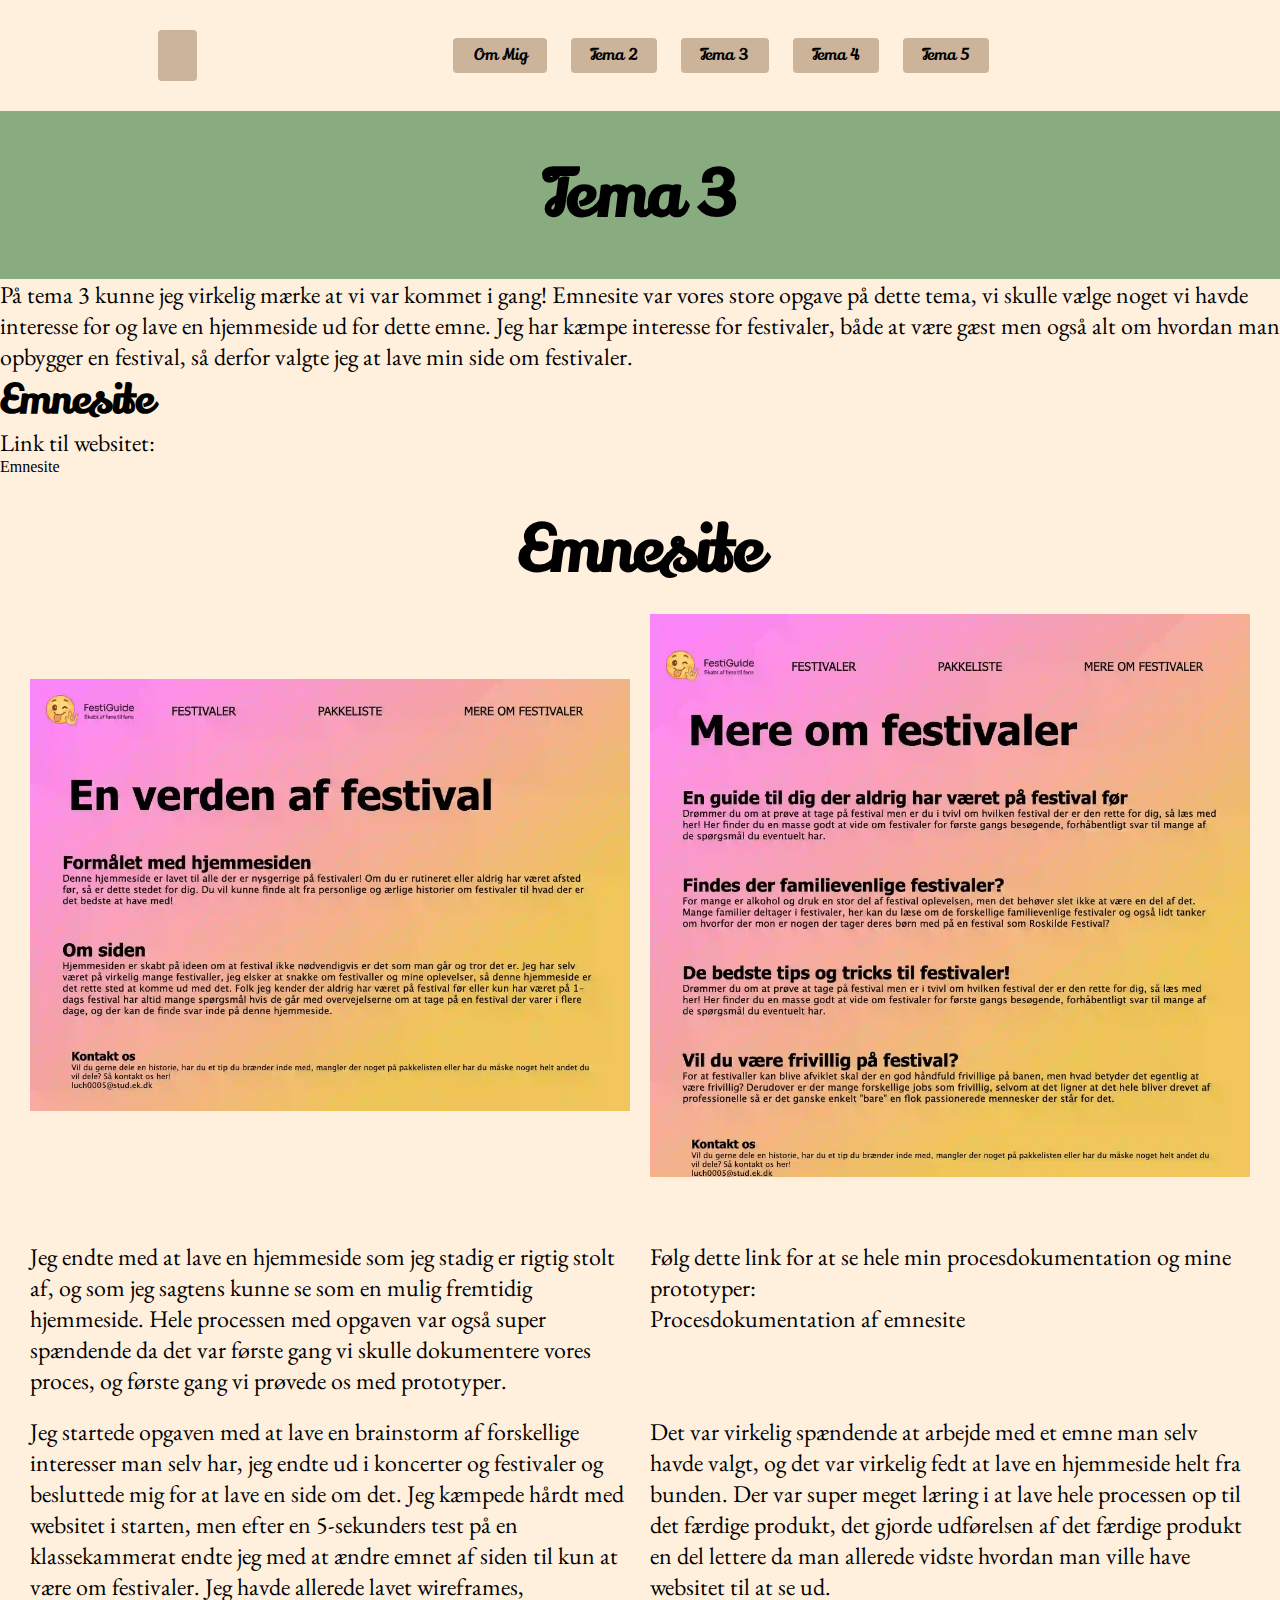
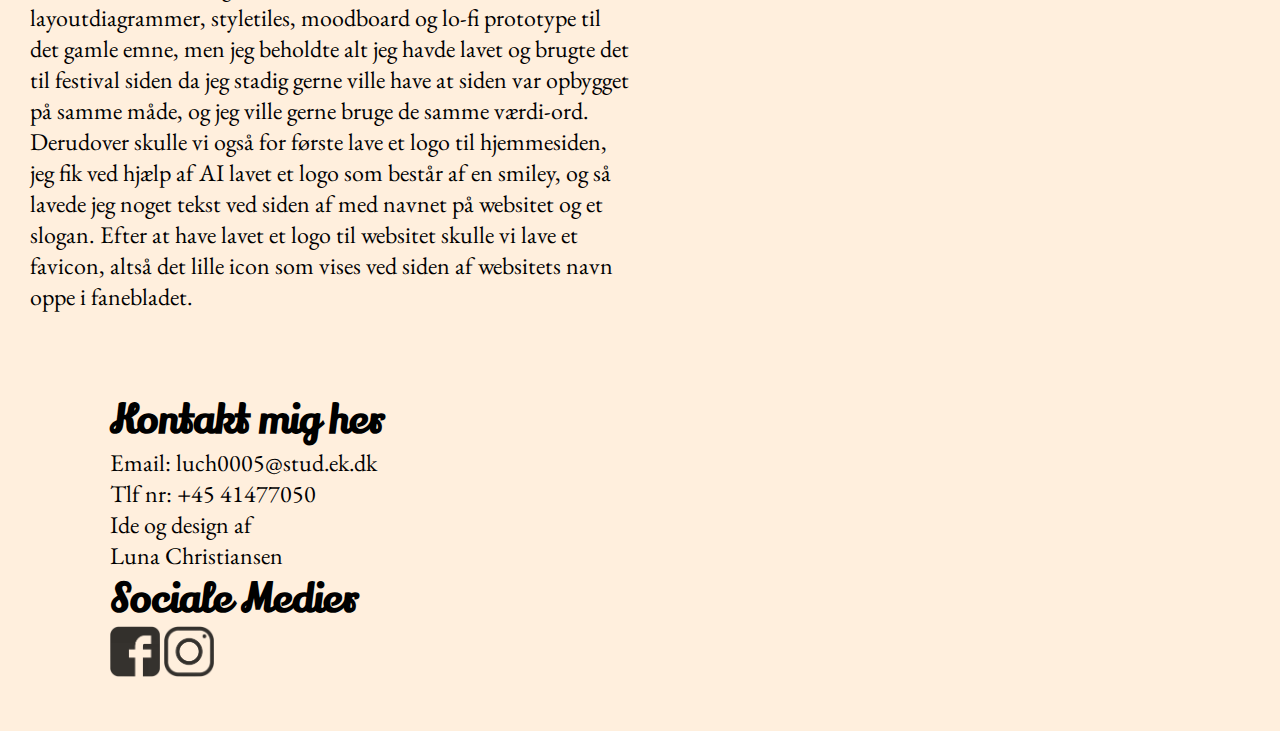
<file: tema3.html>
<!DOCTYPE html>
<html lang="dk">
  <head>
    <meta charset="UTF-8" />
    <meta name="viewport" content="width=device-width, initial-scale=1.0" />
    <link rel="stylesheet" href="css/general.css" />
    <link rel="stylesheet" href="css/tema3.css" />
    <link rel="stylesheet" href="css/custom.css" />
    <link rel="preconnect" href="https://fonts.googleapis.com" />
    <link rel="preconnect" href="https://fonts.gstatic.com" crossorigin />
    <link
      href="https://fonts.googleapis.com/css2?family=Lily+Script+One&display=swap"
      rel="stylesheet"
    />
    <link rel="preconnect" href="https://fonts.googleapis.com" />
    <link rel="preconnect" href="https://fonts.gstatic.com" crossorigin />
    <link
      href="https://fonts.googleapis.com/css2?family=EB+Garamond:ital,wght@0,400..800;1,400..800&display=swap"
      rel="stylesheet"
    />
    <title>Luna's Portfolio</title>
  </head>
  <body>
    <header>
      <nav>
        <div class="lunalogo">
          <a href="index.html">
            <?xml version="1.0" encoding="UTF-8"?>
            <svg xmlns="http://www.w3.org/2000/svg" viewBox="0 0 595.28 841.89">
              <defs>
                <style>
                  .cls-1 {
                    stroke: #231f20;
                  }

                  .cls-1,
                  .cls-2 {
                    fill: none;
                    stroke-miterlimit: 10;
                  }

                  .cls-2 {
                    stroke: #ccb49a;
                  }

                  .cls-3 {
                    fill: #231f20;
                  }

                  .cls-4 {
                    fill: #ccb49a;
                  }
                </style>
              </defs>
              <g id="Layer_1" data-name="Layer 1">
                <g>
                  <rect
                    class="cls-4"
                    x="75.31"
                    y="166.83"
                    width="407.63"
                    height="322.5"
                    rx="22.68"
                    ry="22.68"
                  />
                  <rect
                    class="cls-1"
                    x="75.31"
                    y="166.83"
                    width="407.63"
                    height="322.5"
                    rx="22.68"
                    ry="22.68"
                  />
                  <rect
                    class="cls-2"
                    x="75.31"
                    y="166.83"
                    width="407.63"
                    height="322.5"
                    rx="22.68"
                    ry="22.68"
                  />
                </g>
              </g>
              <g id="Layer_3" data-name="Layer 3">
                <path
                  class="cls-3"
                  d="M161.92,321.53l39.82-11.49c12.87-3.71,25.8-7.45,37.93-13.16,15.06-7.09,28.73-17.21,39.97-29.59,7.13-7.85,13.42-16.89,15.81-27.28,3.56-15.49-2.76-32.84-15.41-42.28-12.65-9.43-30.89-10.41-44.44-2.37-10.78,6.39-18.12,17.59-22.36,29.48-4.24,11.89-5.71,24.58-7.14,37.14-3.29,28.78-6.57,57.55-9.86,86.33-.72,6.31-.47,12.31-1.29,18.6s-2.6,12.56-5.99,17.91c-1.83,2.88-4.64,5.71-8.01,5.44-3.62-.29-6.08-4.2-6.19-7.88-.18-5.83,4.6-11.37,10.33-11.97,3.42-.36,6.8.83,9.95,2.21,16.15,7.05,29.48,19.24,42.49,31.22,5.26,4.84,11.66,8.91,18.6,10.46,6.94,1.54,14.36.8,20.88-2.08,3.83-1.69,7.32-4.09,10.59-6.72,13.02-10.45,22.93-24.84,28.1-40.84-5.45-5.54-10.48-11.37-14.88-17.8-1.73,9.47-4.62,19.97-9.49,28.24-4.87,8.27-13.54,14.96-23.05,14.63-10.66-.36-19-8.88-27.03-15.99-8.07-7.14-16.93-13.36-26.37-18.5-10.68-5.82-22.78-10.34-34.76-8.4-11.76,1.9-22.28,10.37-26.74,21.55s-2.72,24.67,4.44,34.31c7.16,9.64,19.47,15.08,31.32,13.84,13.79-1.44,25.67-11.29,32.9-23.27,7.22-11.98,10.45-25.95,12.97-39.75,3.52-19.27,5.87-38.77,7.04-58.33,1.6-26.76,8.97-67.99,14.07-73.81,4.3-5.72,10.54-4.31,13.13-1.41s3.78,6.85,4.09,10.74c.85,10.63-4.4,21.06-11.92,28.54s-17.1,12.43-26.72,16.76c-23.38,10.52-48.03,18.14-73.23,22.63.32,7.25.11,15.63.44,22.88Z"
                />
                <path
                  class="cls-3"
                  d="M340.84,322.85c-4.69-.18-9.48.24-13.82,2.08s-8.2,5.25-9.93,9.76c-2.07,5.41-.8,11.79,2.41,16.56s8.15,8.07,13.38,10.2c14.5,5.92,32.02,3.03,44.02-7.27,12-10.3,17.99-27.58,15.04-43.43-3.07-16.5-15.32-30.42-30.35-36.77-15.03-6.35-32.4-5.56-47.57.44s-28.22,16.92-38.58,29.86c-23.26,29.05-33.13,69.09-26.18,106.12,3.23,17.17,14.99,31.8,28.85,41.81s31.04,14.97,47.91,13.87c16.8-1.1,32.94-8.07,46.62-18.22,13.68-10.15,25.01-23.37,34.66-37.64-2.69-5-5.39-10-8.08-15-7.91,10.43-16.18,20.68-26.04,29.15-9.86,8.47-21.46,15.12-34.09,17.38s-26.33-.23-36.46-8.34c-12.46-9.97-20.91-26.3-20.85-42.6.07-20.46,1.91-30.57,6.53-46.15,3.99-13.46,12.12-23.99,21.46-34.22,3.45-3.78,13.26-11.12,17.97-12.95,6.67-2.58,8.36-3.07,13.77-3.91,4.57-.7,11.56.18,15.79,2.12,3.58,1.64,6.13,3.08,8.11,6.59,3.54,6.27,5.46,13.62,4.79,20.85s-4.08,14.27-9.68,18.64c-2.69,2.09-5.89,3.57-9.25,3.76s-6.86-1.02-9.13-3.59c-2.15-2.42-3.04-5.82-3.08-9.1s1.05-6.79,1.78-9.99Z"
                />
              </g>
            </svg>
          </a>
        </div>
        <ul class="menu">
          <li><a class="knap" href="ommig.html">Om Mig</a></li>
          <li><a class="knap" href="tema2.html">Tema 2</a></li>
          <li><a class="knap" href="tema3.html">Tema 3</a></li>
          <li><a class="knap" href="tema4.html">Tema 4</a></li>
          <li><a class="knap" href="tema5.html">Tema 5</a></li>
        </ul>
        <button class="burger">
          <span class="line"></span>
          <span class="line"></span>
          <span class="line"></span>
        </button>
      </nav>
    </header>
    <main>
      <div class="overskrift">
        <h1>Tema 3</h1>
      </div>
      <section class="temaintro">
        <div>
          <p>
            På tema 3 kunne jeg virkelig mærke at vi var kommet i gang! Emnesite
            var vores store opgave på dette tema, vi skulle vælge noget vi havde
            interesse for og lave en hjemmeside ud for dette emne. Jeg har kæmpe
            interesse for festivaler, både at være gæst men også alt om hvordan
            man opbygger en festival, så derfor valgte jeg at lave min side om
            festivaler.
          </p>
        </div>
        <div>
          <h2>Emnesite</h2>
          <p>Link til websitet:</p>
          <a class="linkknap" href="https://luch0005.github.io/emnesite/"
            >Emnesite</a
          >
        </div>
      </section>
      <section class="opgaveogbilleder">
        <div id="tema3_titel">
          <h1>Emnesite</h1>
        </div>
        <div id="tema3_billede1">
          <img
            class="tema3billeder"
            src="img/luch0005.github.io_emnesite_.webp"
            alt="Forsiden af emnesite"
          />
        </div>
        <div id="tema3_billede2">
          <img
            class="tema3billeder"
            src="img/luch0005.github.io_emnesite_mereomfestivaler.html.webp"
            alt="Mere om festivaler siden"
          />
        </div>
      </section>
      <section class="grid_tekst_tema3">
        <div>
          <p>
            Jeg endte med at lave en hjemmeside som jeg stadig er rigtig stolt
            af, og som jeg sagtens kunne se som en mulig fremtidig hjemmeside.
            Hele processen med opgaven var også super spændende da det var
            første gang vi skulle dokumentere vores proces, og første gang vi
            prøvede os med prototyper.
          </p>
        </div>
        <div>
          <p>
            Følg dette link for at se hele min procesdokumentation og mine
            prototyper:
            <br />
            <a
              class="linkknap"
              href="https://www.figma.com/design/SeBLEAUlT3hkDoYOAQo2HX/Emnesite?node-id=25-213&t=t1zoulT2xz5X2WZM-1"
              >Procesdokumentation af emnesite</a
            >
          </p>
        </div>

        <div>
          <p>
            Jeg startede opgaven med at lave en brainstorm af forskellige
            interesser man selv har, jeg endte ud i koncerter og festivaler og
            besluttede mig for at lave en side om det. Jeg kæmpede hårdt med
            websitet i starten, men efter en 5-sekunders test på en
            klassekammerat endte jeg med at ændre emnet af siden til kun at være
            om festivaler. Jeg havde allerede lavet wireframes,
            layoutdiagrammer, styletiles, moodboard og lo-fi prototype til det
            gamle emne, men jeg beholdte alt jeg havde lavet og brugte det til
            festival siden da jeg stadig gerne ville have at siden var opbygget
            på samme måde, og jeg ville gerne bruge de samme værdi-ord.
            Derudover skulle vi også for første lave et logo til hjemmesiden,
            jeg fik ved hjælp af AI lavet et logo som består af en smiley, og så
            lavede jeg noget tekst ved siden af med navnet på websitet og et
            slogan. Efter at have lavet et logo til websitet skulle vi lave et
            favicon, altså det lille icon som vises ved siden af websitets navn
            oppe i fanebladet.
          </p>
        </div>
        <div>
          <p>
            Det var virkelig spændende at arbejde med et emne man selv havde
            valgt, og det var virkelig fedt at lave en hjemmeside helt fra
            bunden. Der var super meget læring i at lave hele processen op til
            det færdige produkt, det gjorde udførelsen af det færdige produkt en
            del lettere da man allerede vidste hvordan man ville have websitet
            til at se ud.
          </p>
        </div>
      </section>
    </main>
    <footer>
      <section class="footer">
        <div>
          <h2>Kontakt mig her</h2>
          <p>Email: luch0005@stud.ek.dk</p>
          <p>Tlf nr: +45 41477050</p>
        </div>
        <div>
          <p>Ide og design af</p>
          <p>Luna Christiansen</p>
        </div>
        <div class="socialemedier">
          <h2>Sociale Medier</h2>
          <a href="facebook.com"
            ><img
              src="img/facebook-logo-png-transparent-image-facebook-logo-black-11562893473mj1jeagxrn-kopi.webp"
              alt="Facebook Logo"
          /></a>
          <a href="instagram.com">
            <img
              src="img/transparent-background-instagram-logo-115628768457dqqkcnfyz.webp"
              alt="Instagram logo"
          /></a>
        </div>
      </section>
    </footer>
    <script src="js/menu.js"></script>
  </body>
</html>
</file>
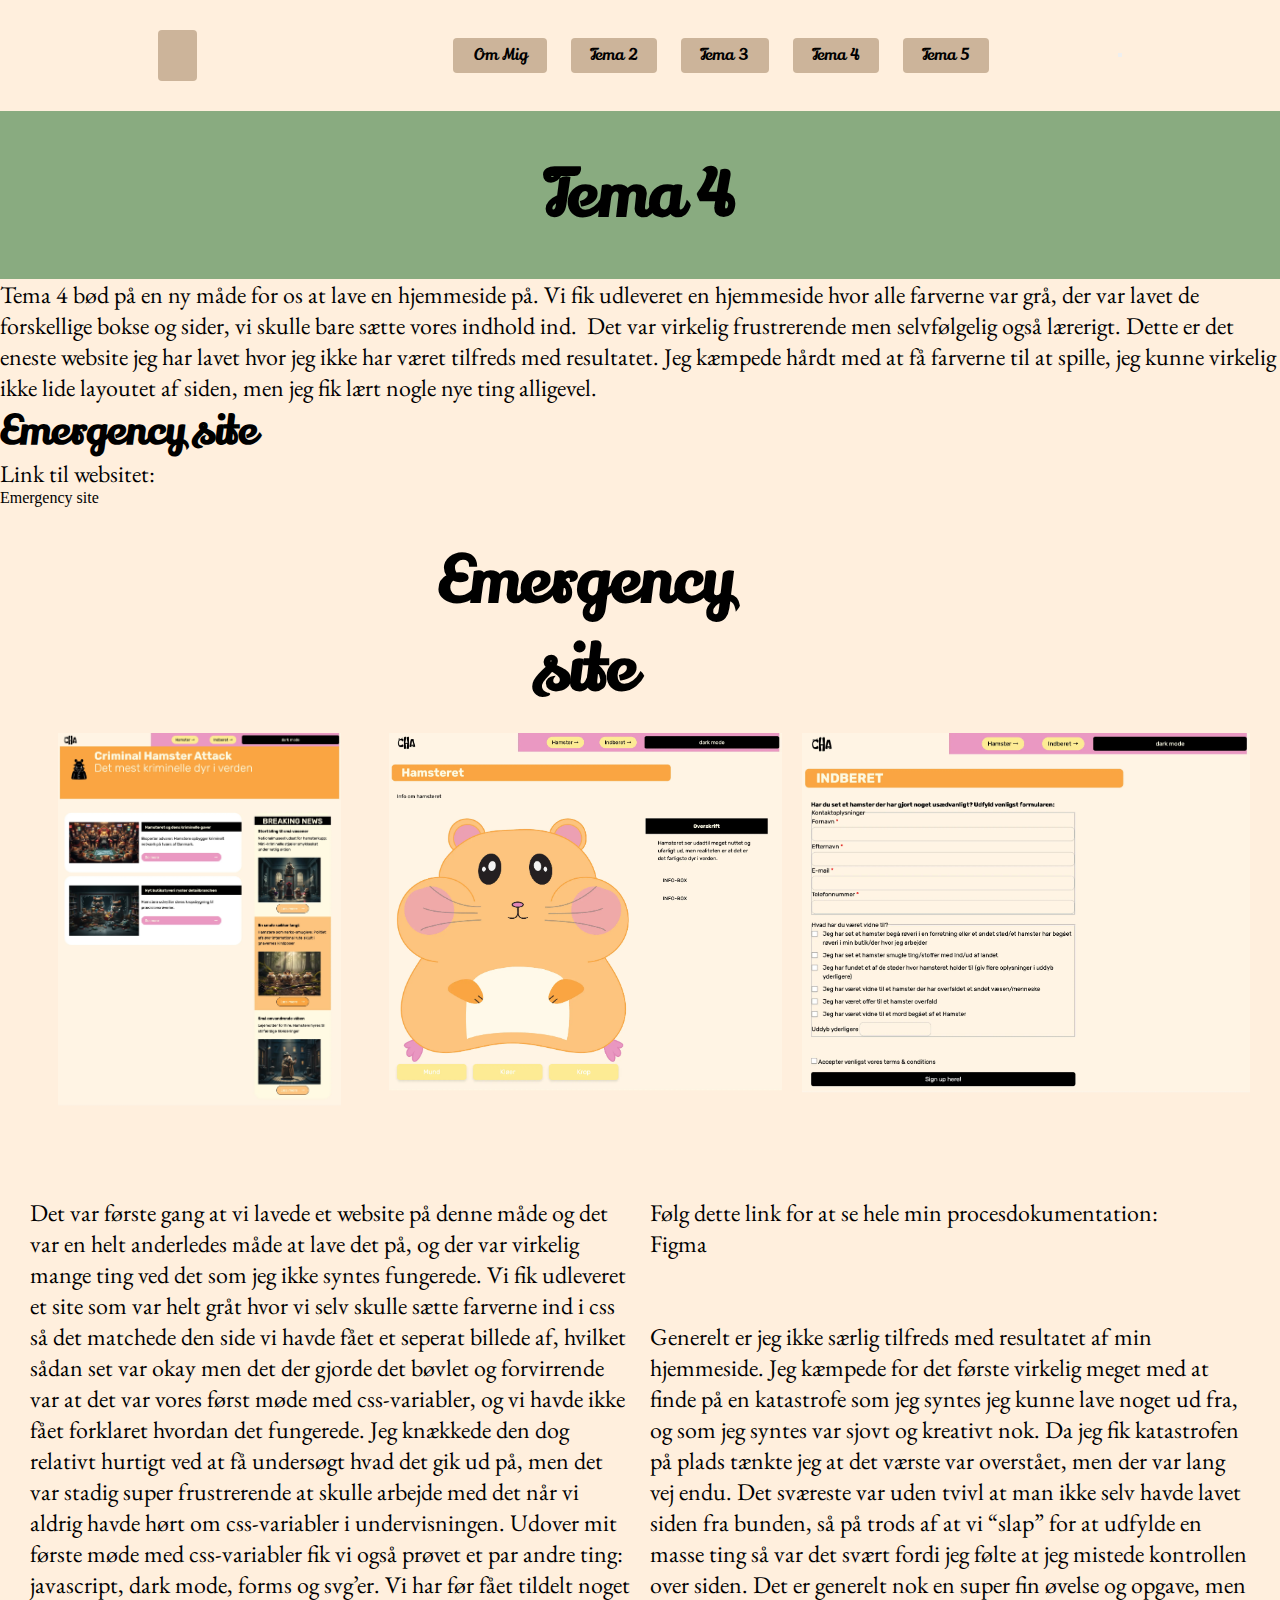
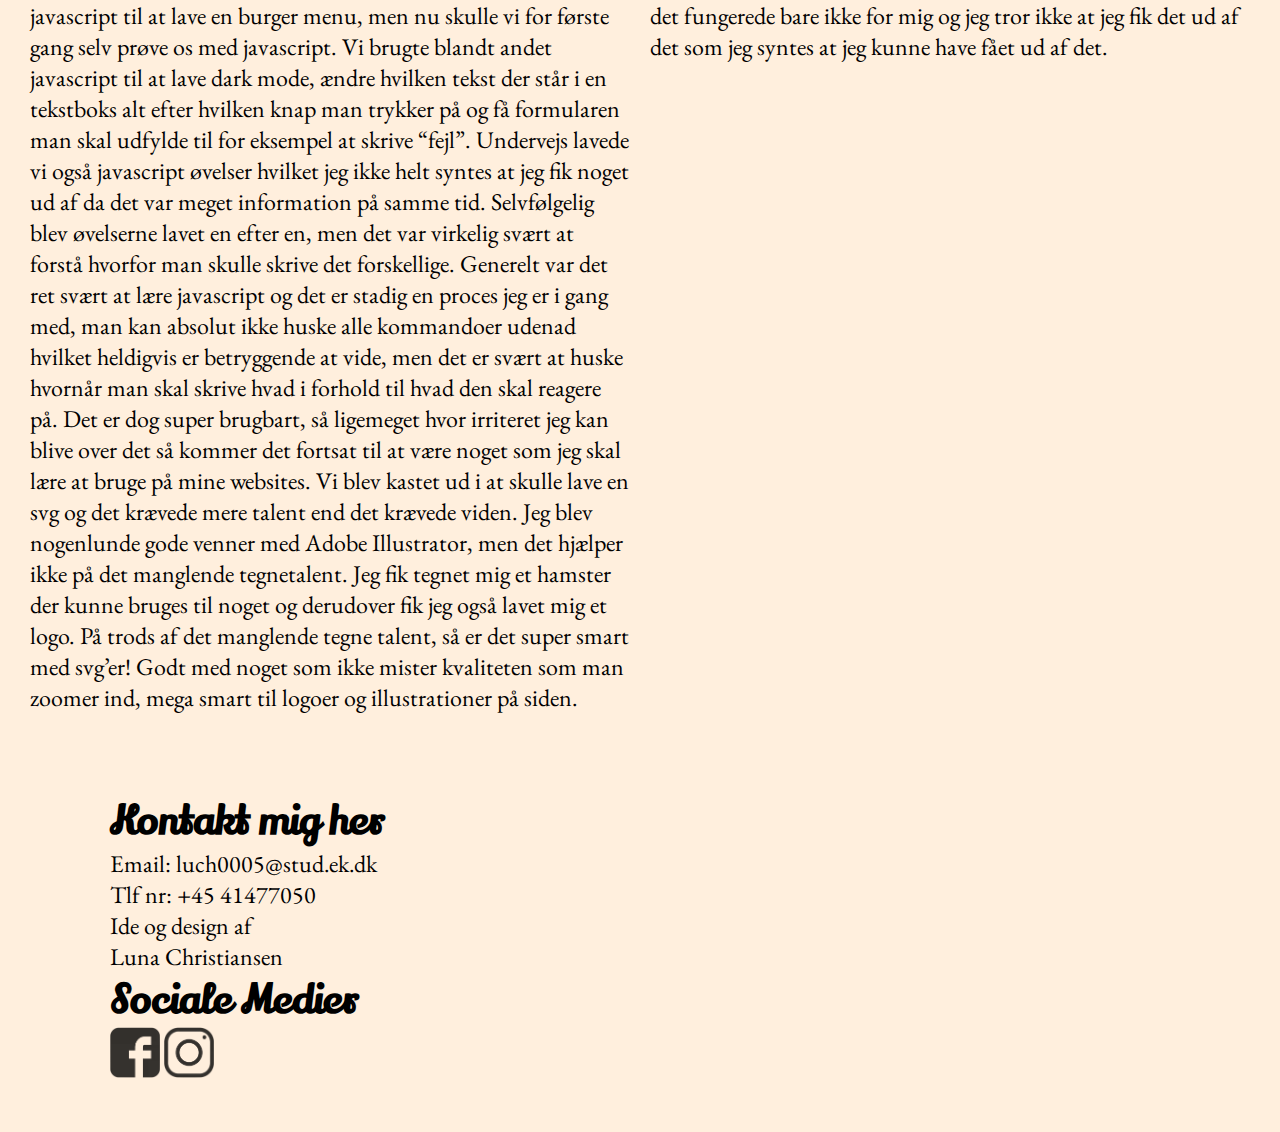
<file: tema4.html>
<!DOCTYPE html>
<html lang="dk">
  <head>
    <meta charset="UTF-8" />
    <meta name="viewport" content="width=device-width, initial-scale=1.0" />
    <link rel="stylesheet" href="css/general.css" />
    <link rel="stylesheet" href="css/tema4.css" />
    <link rel="stylesheet" href="css/custom.css" />
    <link rel="preconnect" href="https://fonts.googleapis.com" />
    <link rel="preconnect" href="https://fonts.gstatic.com" crossorigin />
    <link
      href="https://fonts.googleapis.com/css2?family=Lily+Script+One&display=swap"
      rel="stylesheet"
    />
    <link rel="preconnect" href="https://fonts.googleapis.com" />
    <link rel="preconnect" href="https://fonts.gstatic.com" crossorigin />
    <link
      href="https://fonts.googleapis.com/css2?family=EB+Garamond:ital,wght@0,400..800;1,400..800&display=swap"
      rel="stylesheet"
    />
    <title>Luna's Portfolio</title>
  </head>
  <body>
    <header>
      <nav>
        <div class="lunalogo">
          <a href="index.html">
            <?xml version="1.0" encoding="UTF-8"?>
            <svg xmlns="http://www.w3.org/2000/svg" viewBox="0 0 595.28 841.89">
              <defs>
                <style>
                  .cls-1 {
                    stroke: #231f20;
                  }

                  .cls-1,
                  .cls-2 {
                    fill: none;
                    stroke-miterlimit: 10;
                  }

                  .cls-2 {
                    stroke: #ccb49a;
                  }

                  .cls-3 {
                    fill: #231f20;
                  }

                  .cls-4 {
                    fill: #ccb49a;
                  }
                </style>
              </defs>
              <g id="Layer_1" data-name="Layer 1">
                <g>
                  <rect
                    class="cls-4"
                    x="75.31"
                    y="166.83"
                    width="407.63"
                    height="322.5"
                    rx="22.68"
                    ry="22.68"
                  />
                  <rect
                    class="cls-1"
                    x="75.31"
                    y="166.83"
                    width="407.63"
                    height="322.5"
                    rx="22.68"
                    ry="22.68"
                  />
                  <rect
                    class="cls-2"
                    x="75.31"
                    y="166.83"
                    width="407.63"
                    height="322.5"
                    rx="22.68"
                    ry="22.68"
                  />
                </g>
              </g>
              <g id="Layer_3" data-name="Layer 3">
                <path
                  class="cls-3"
                  d="M161.92,321.53l39.82-11.49c12.87-3.71,25.8-7.45,37.93-13.16,15.06-7.09,28.73-17.21,39.97-29.59,7.13-7.85,13.42-16.89,15.81-27.28,3.56-15.49-2.76-32.84-15.41-42.28-12.65-9.43-30.89-10.41-44.44-2.37-10.78,6.39-18.12,17.59-22.36,29.48-4.24,11.89-5.71,24.58-7.14,37.14-3.29,28.78-6.57,57.55-9.86,86.33-.72,6.31-.47,12.31-1.29,18.6s-2.6,12.56-5.99,17.91c-1.83,2.88-4.64,5.71-8.01,5.44-3.62-.29-6.08-4.2-6.19-7.88-.18-5.83,4.6-11.37,10.33-11.97,3.42-.36,6.8.83,9.95,2.21,16.15,7.05,29.48,19.24,42.49,31.22,5.26,4.84,11.66,8.91,18.6,10.46,6.94,1.54,14.36.8,20.88-2.08,3.83-1.69,7.32-4.09,10.59-6.72,13.02-10.45,22.93-24.84,28.1-40.84-5.45-5.54-10.48-11.37-14.88-17.8-1.73,9.47-4.62,19.97-9.49,28.24-4.87,8.27-13.54,14.96-23.05,14.63-10.66-.36-19-8.88-27.03-15.99-8.07-7.14-16.93-13.36-26.37-18.5-10.68-5.82-22.78-10.34-34.76-8.4-11.76,1.9-22.28,10.37-26.74,21.55s-2.72,24.67,4.44,34.31c7.16,9.64,19.47,15.08,31.32,13.84,13.79-1.44,25.67-11.29,32.9-23.27,7.22-11.98,10.45-25.95,12.97-39.75,3.52-19.27,5.87-38.77,7.04-58.33,1.6-26.76,8.97-67.99,14.07-73.81,4.3-5.72,10.54-4.31,13.13-1.41s3.78,6.85,4.09,10.74c.85,10.63-4.4,21.06-11.92,28.54s-17.1,12.43-26.72,16.76c-23.38,10.52-48.03,18.14-73.23,22.63.32,7.25.11,15.63.44,22.88Z"
                />
                <path
                  class="cls-3"
                  d="M340.84,322.85c-4.69-.18-9.48.24-13.82,2.08s-8.2,5.25-9.93,9.76c-2.07,5.41-.8,11.79,2.41,16.56s8.15,8.07,13.38,10.2c14.5,5.92,32.02,3.03,44.02-7.27,12-10.3,17.99-27.58,15.04-43.43-3.07-16.5-15.32-30.42-30.35-36.77-15.03-6.35-32.4-5.56-47.57.44s-28.22,16.92-38.58,29.86c-23.26,29.05-33.13,69.09-26.18,106.12,3.23,17.17,14.99,31.8,28.85,41.81s31.04,14.97,47.91,13.87c16.8-1.1,32.94-8.07,46.62-18.22,13.68-10.15,25.01-23.37,34.66-37.64-2.69-5-5.39-10-8.08-15-7.91,10.43-16.18,20.68-26.04,29.15-9.86,8.47-21.46,15.12-34.09,17.38s-26.33-.23-36.46-8.34c-12.46-9.97-20.91-26.3-20.85-42.6.07-20.46,1.91-30.57,6.53-46.15,3.99-13.46,12.12-23.99,21.46-34.22,3.45-3.78,13.26-11.12,17.97-12.95,6.67-2.58,8.36-3.07,13.77-3.91,4.57-.7,11.56.18,15.79,2.12,3.58,1.64,6.13,3.08,8.11,6.59,3.54,6.27,5.46,13.62,4.79,20.85s-4.08,14.27-9.68,18.64c-2.69,2.09-5.89,3.57-9.25,3.76s-6.86-1.02-9.13-3.59c-2.15-2.42-3.04-5.82-3.08-9.1s1.05-6.79,1.78-9.99Z"
                />
              </g>
            </svg>
          </a>
        </div>
        <ul class="menu">
          <li><a class="knap" href="ommig.html">Om Mig</a></li>
          <li><a class="knap" href="tema2.html">Tema 2</a></li>
          <li><a class="knap" href="tema3.html">Tema 3</a></li>
          <li><a class="knap" href="tema4.html">Tema 4</a></li>
          <li><a class="knap" href="tema5.html">Tema 5</a></li>
        </ul>
        <button class="burger">
          <span class="line"></span>
          <span class="line"></span>
          <span class="line"></span>
        </button>
      </nav>
    </header>
    <main>
      <div class="overskrift">
        <h1>Tema 4</h1>
      </div>
      <section class="temaintro">
        <div>
          <p>
            Tema 4 bød på en ny måde for os at lave en hjemmeside på. Vi fik
            udleveret en hjemmeside hvor alle farverne var grå, der var lavet de
            forskellige bokse og sider, vi skulle bare sætte vores indhold ind.
             Det var virkelig frustrerende men selvfølgelig også lærerigt. Dette
            er det eneste website jeg har lavet hvor jeg ikke har været tilfreds
            med resultatet. Jeg kæmpede hårdt med at få farverne til at spille,
            jeg kunne virkelig ikke lide layoutet af siden, men jeg fik lært
            nogle nye ting alligevel.
          </p>
        </div>
        <div>
          <h2>Emergency site</h2>
          <p>Link til websitet:</p>
          <a class="linkknap" href="https://luch0005.github.io/katastrofe-side/"
            >Emergency site</a
          >
        </div>
      </section>
      <section class="opgaveogbilleder">
        <div id="tema4_titel">
          <h1>Emergency site</h1>
        </div>
        <div id="tema4_billede1">
          <img
            class="tema4billeder"
            src="img/luch0005.github.io_katastrofe-side_index.html.webp"
            alt="Forsiden af emergency site"
          />
        </div>
        <div id="tema4_billede2">
          <img
            class="tema4billeder"
            src="img/luch0005.github.io_katastrofe-side_instruction.html.webp"
            alt="Infografik side af emergencysite"
          />
        </div>
        <div id="tema4_billede3">
          <img
            class="tema4billeder"
            src="img/luch0005.github.io_katastrofe-side_register.html.webp"
            alt="Registrerings side af emergency site, side hvor man kan udfylde formular"
          />
        </div>
      </section>
      <section class="grid_tekst_tema4">
        <div id="tema4_tekst1">
          <p>
            Det var første gang at vi lavede et website på denne måde og det var
            en helt anderledes måde at lave det på, og der var virkelig mange
            ting ved det som jeg ikke syntes fungerede. Vi fik udleveret et site
            som var helt gråt hvor vi selv skulle sætte farverne ind i css så
            det matchede den side vi havde fået et seperat billede af, hvilket
            sådan set var okay men det der gjorde det bøvlet og forvirrende var
            at det var vores først møde med css-variabler, og vi havde ikke fået
            forklaret hvordan det fungerede. Jeg knækkede den dog relativt
            hurtigt ved at få undersøgt hvad det gik ud på, men det var stadig
            super frustrerende at skulle arbejde med det når vi aldrig havde
            hørt om css-variabler i undervisningen. Udover mit første møde med
            css-variabler fik vi også prøvet et par andre ting: javascript, dark
            mode, forms og svg’er. Vi har før fået tildelt noget javascript til
            at lave en burger menu, men nu skulle vi for første gang selv prøve
            os med javascript. Vi brugte blandt andet javascript til at lave
            dark mode, ændre hvilken tekst der står i en tekstboks alt efter
            hvilken knap man trykker på og få formularen man skal udfylde til
            for eksempel at skrive “fejl”. Undervejs lavede vi også javascript
            øvelser hvilket jeg ikke helt syntes at jeg fik noget ud af da det
            var meget information på samme tid. Selvfølgelig blev øvelserne
            lavet en efter en, men det var virkelig svært at forstå hvorfor man
            skulle skrive det forskellige. Generelt var det ret svært at lære
            javascript og det er stadig en proces jeg er i gang med, man kan
            absolut ikke huske alle kommandoer udenad hvilket heldigvis er
            betryggende at vide, men det er svært at huske hvornår man skal
            skrive hvad i forhold til hvad den skal reagere på. Det er dog super
            brugbart, så ligemeget hvor irriteret jeg kan blive over det så
            kommer det fortsat til at være noget som jeg skal lære at bruge på
            mine websites. Vi blev kastet ud i at skulle lave en svg og det
            krævede mere talent end det krævede viden. Jeg blev nogenlunde gode
            venner med Adobe Illustrator, men det hjælper ikke på det manglende
            tegnetalent. Jeg fik tegnet mig et hamster der kunne bruges til
            noget og derudover fik jeg også lavet mig et logo. På trods af det
            manglende tegne talent, så er det super smart med svg’er! Godt med
            noget som ikke mister kvaliteten som man zoomer ind, mega smart til
            logoer og illustrationer på siden.
          </p>
        </div>
        <div id="tema4_tekst2">
          <p>
            Følg dette link for at se hele min procesdokumentation:
            <br />
            <a
              class="linkknap"
              href="https://www.figma.com/design/7otTXf56hQ9LArFZb3YGDh/Untitled?node-id=0-1&t=gDlc6KALB2uDuY4S-1"
              >Figma</a
            >

            <br />
            <br />
            <br />
          </p>

          <p>
            Generelt er jeg ikke særlig tilfreds med resultatet af min
            hjemmeside. Jeg kæmpede for det første virkelig meget med at finde
            på en katastrofe som jeg syntes jeg kunne lave noget ud fra, og som
            jeg syntes var sjovt og kreativt nok. Da jeg fik katastrofen på
            plads tænkte jeg at det værste var overstået, men der var lang vej
            endu. Det sværeste var uden tvivl at man ikke selv havde lavet siden
            fra bunden, så på trods af at vi “slap” for at udfylde en masse ting
            så var det svært fordi jeg følte at jeg mistede kontrollen over
            siden. Det er generelt nok en super fin øvelse og opgave, men det
            fungerede bare ikke for mig og jeg tror ikke at jeg fik det ud af
            det som jeg syntes at jeg kunne have fået ud af det.
          </p>
        </div>
      </section>
    </main>
    <footer>
      <section class="footer">
        <div>
          <h2>Kontakt mig her</h2>
          <p>Email: luch0005@stud.ek.dk</p>
          <p>Tlf nr: +45 41477050</p>
        </div>
        <div>
          <p>Ide og design af</p>
          <p>Luna Christiansen</p>
        </div>
        <div class="socialemedier">
          <h2>Sociale Medier</h2>
          <a href="facebook.com"
            ><img
              src="img/facebook-logo-png-transparent-image-facebook-logo-black-11562893473mj1jeagxrn-kopi.webp"
              alt="Facebook Logo"
          /></a>
          <a href="instagram.com">
            <img
              src="img/transparent-background-instagram-logo-115628768457dqqkcnfyz.webp"
              alt="Instagram logo"
          /></a>
        </div>
      </section>
    </footer>
    <script src="js/menu.js"></script>
  </body>
</html>
</file>
<file: css/general.css>
/* Her starter desktop css */
* {
  margin: 0 auto;
  padding: 0;
  box-sizing: border-box;
  max-width: 1400px;
}
/* Header */
.lunalogo {
  font-size: var(--desktop-font-size-h4);
}

/* Body */
.overskrift {
  padding: 40px;
}

.opgaveogbilleder {
  display: grid;
  /* grid-template-columns: 1fr; */
}

/* Footer */
footer {
  padding: 50px;
}

/* Font */

h1 {
  font-size: var(--desktop-font-size-h1);
}
h2 {
  font-size: var(--desktop-font-size-h2);
}
h3 {
  font-size: var(--desktop-font-size-h3);
}
h4 {
  font-size: var(--desktop-font-size-h4);
}
p {
  font-size: var(--desktop-font-size-p);
}
/* Her slutter desktop css */

/* Her starter mobile css */
@media (max-width: 450px) {
  /* Header */

  /* Body */
  .overskrift {
    padding: 20px;
  }

  .opgaveogbilleder {
    display: grid;
    grid-template-columns: 1fr;
    gap: 10px;
    background-color: var(--color-bg-grøn);
    padding: 20px;
  }

  /* Footer */

  /* Font */
  h1 {
    font-size: var(--mobile-font-size-h1);
  }
  h2 {
    font-size: var(--mobile-font-size-h2);
  }
  h3 {
    font-size: var(--mobile-font-size-h3);
  }
  h4 {
    font-size: var(--mobile-font-size-h4);
  }
  p {
    font-size: var(--mobile-font-size-p);
  }
}
/* Her slutter mobile css */

/* Her starter generelt css */

/* Header */
header {
  top: 0;
  display: flex;
  justify-content: space-between;
  align-items: center;
  padding: 30px;
  width: 100%;
  box-sizing: border-box;
  z-index: 1000;
}

nav {
  display: flex;
  align-items: center;
  width: 100%;
}

.menu {
  display: flex;
  list-style: none;
  margin: 0;
  padding: 0;
  margin-left: auto;
  gap: 1.5rem;
}

.lunalogo,
.menu a,
.knap {
  background-color: #ccb49a;
  padding: 0.4rem 1.2rem;
  border-radius: 4px;
  text-decoration: none;
  color: #000;
  font-family: var(--font-lily);
}

.menu a:hover {
  color: var(--hover-color);
}
/* Body */
body {
  background-color: var(--color-bg-creme);
}

.overskrift {
  background-color: var(--color-bg-grøn);
  text-align: center;
}

/* Font */
a {
  text-decoration: none;
  color: #000;
}

h1,
h2 {
  font-family: var(--font-lily);
}

h3,
h4,
p {
  font-family: var(--font-eb);
}

.temah2 {
  text-align: center;
}

.temaknap {
  font-family: var(--font-lily);
  padding: 60px;
  text-align: center;
}

/* Footer */
footer {
  display: grid;
  grid-template-columns: 1fr 1fr 1fr;
}
.socialemedier img {
  width: 50px;
  height: 100%;
  opacity: 0.8;
  transition: opacity 0.2s ease;
}

.socialemedier img:hover {
  opacity: 1;
}
/* Her slutter generelt css */
</file>
<file: css/forside.css>
/* Her starter desktop css */

/* Body */
#hvidbluse {
  width: 300px;
  height: auto;
}

.forsideintro,
.ommigpreview {
  display: grid;
  grid-template-columns: 1fr 1fr;
  padding: 100px;
  background-color: var(--color-bg-grøn);
}

.temaer {
  padding: 200px;
  text-align: center;
}

.temaknap {
  width: 450px;
  height: 300px;
  font-size: var(--desktop-font-size-h2);
  align-content: center;
}

.ommigbillede {
  width: 300px;
  height: auto;
}

.ommigtekst {
  width: 300px;
}
/* Her slutter desktop css */

/* Her starter mobile css */
@media (max-width: 450px) {
  .forsideintro,
  .ommigpreview {
    display: grid;
    grid: 1fr;
    gap: 20px;
  }
  .temaer {
    padding-top: 30px;
    padding-bottom: 30px;
    padding-left: 10px;
    padding-bottom: 10px;
    align-content: center;
  }
  .temaknap {
    width: 200px;
    height: 150px;
    font-size: var(--mobile-font-size-h2);
    align-content: center;
  }

  img {
    max-width: 300px;
  }
}

/* Her slutter mobile css */

/* Her starter generelt css */
a {
  background-color: var(--color-bg-brun);
}

.tema-grid {
  display: grid;
  grid-template-columns: 1fr 1fr;
  gap: 20px;
  align-items: center;
}

#hvidbluse,
.ommigbillede {
  border-radius: 100px;
}
/* Her slutter generelt css */
</file>
<file: css/custom.css>
:root {
  /* Generelt til css variabler */

  /* Baggrund */
  --color-bg-creme: #ffefdd;
  --color-bg-grøn: #89ab80;
  --color-bg-brun: #ccb49a;

  /* Font */
  --font-lily: "Lily Script One", regular;
  --font-eb: "EB Garamond", regular;
  --hover-color: #ffefdd;
  /* Her slutter generelt til css variabler */

  /* Her starter desktop css variabler */
  --desktop-font-size-h1: 64px;
  --desktop-font-size-h2: 40px;
  --desktop-font-size-h3: 32px;
  --desktop-font-size-h4: 28px;
  --desktop-font-size-p: 24px;
  --desktop-font-size-a: 24px;
  /* Her slutter desktop css variabler */

  /* Her starter mobile css variabler */
  --mobile-font-size-h1: 40px;
  --mobile-font-size-h2: 32px;
  --mobile-font-size-h3: 24px;
  --mobile-font-size-h4: 20px;
  --mobile-font-size-p: 16px;
  --mobile-font-size-a: 16px;
  /* Her slutter mobile css variabler */
}
</file>
<file: css/ommig.css>
/* Her starter desktop css */
#portrait {
  width: 300px;
  height: auto;
  border-radius: 100px;
}

.ommig_grid {
  display: grid;
  grid-template-columns: 1fr 1fr;
  gap: 20px;
  padding: 30px;
}
/* Her slutter desktop css */

/* Her starter mobile css */
@media (max-width: 450px) {
  .ommig_grid {
    display: grid;
    grid-template-columns: 1fr;
    gap: 20px;
  }
}
/* Her slutter mobile css */

/* Her starter generelt css */

/* Her slutter generelt css */
</file>
<file: css/portfolio.css>
/* Her starter desktop css */

.tema-grid {
  display: grid;
  grid-template-columns: 1fr 1fr;
  gap: 20px;
  padding: 50px;
}

.temaknap {
  width: 450px;
  height: 300px;
  font-size: var(--desktop-font-size-h3);
}

.tema-boks {
  padding: 30px;
  text-align: center;
}

/* Her slutter desktop css */

/* Her starter mobile css */
@media (max-width: 450px) {
  .tema-grid {
    display: grid;
    grid-template-columns: 1fr;
    gap: 20px;
    padding: 10px;
  }
}
/* Her slutter mobile css */

/* Her starter generelt css */

.tema-boks {
  background-color: var(--color-bg-brun);
}

.tema-boks h2,
a {
  text-align: center;
}
/* Her slutter generelt css */
</file>
<file: css/tema2.css>
/* Her starter desktop css */

.opgaveogbilleder {
  display: grid;
  grid-template-columns: repeat(2, 1fr);
  grid-template-rows: auto 1fr;
  gap: 20px;
  padding: 30px;
  align-items: center;
}

#tema2_titel1 {
  grid-column: 1 / -1;
  grid-row: 1;
  text-align: center;
}

#tema2_billede1 {
  grid-column: 1;
  grid-row: 2;
}

#tema2_billede2 {
  grid-column: 2;
  grid-row: 2;
}

.tema2billeder {
  width: 600px;
}

.grid_tekst_tema2 {
  display: grid;
  grid-template-columns: repeat(3, 1fr);
  gap: 20px;
  padding: 30px;

  grid-template-areas:
    "tekst1 billede1 billede1"
    "billede2 billede3 billede4"
    "tekst2 tekst2 tekst3"
    "billede5 tekst4 tekst4";
}

.grid_mobilsite {
  display: grid;
  grid-template-columns: repeat(3, 1fr);
  gap: 20px;
  padding: 30px;
  align-items: center;
}

.tema2billeder_mobil {
  height: 500px;
  width: auto;
}

/* Tekstfelter */
.tekst1 {
  grid-area: tekst1;
}
.tekst2 {
  grid-area: tekst2;
}
.tekst3 {
  grid-area: tekst3;
}
.tekst4 {
  grid-area: tekst4;
}

/* Billeder */
.billede1 {
  grid-area: billede1;
}
.billede2 {
  grid-area: billede2;
}
.billede3 {
  grid-area: billede3;
}
.billede4 {
  grid-area: billede4;
}
.billede5 {
  grid-area: billede5;
}
.grid_tekst_tema2 img {
  width: 100%;
  height: auto;
  display: block;
}

/* Her slutter desktop css */

/* Her starter mobile css */
@media (max-width: 450px) {
  .tema2billeder {
    width: 300px;
  }

  .opgaveogbilleder {
    display: grid;
    grid-template-columns: 1fr;

    gap: 20px;
  }

  #tema2_titel1 {
    grid-column: 1;
  }
  #tema2_billede1 {
    grid-column: 1;
  }
  #tema2_billede2 {
    grid-column: 1;
  }

  .grid_tekst_tema2 {
    grid-template-columns: 1fr;
    grid-template-areas:
      "tekst1"
      "billede1"
      "billede2"
      "billede3"
      "billede4"
      "tekst2"
      "tekst3"
      "billede5"
      "tekst4";
  }

  .tema2billeder_små {
    width: 270px;
  }

  .grid_mobilsite {
    display: grid;
    grid-template-columns: 1fr;
    padding: 20px;
  }

  .tema2billeder_mobil {
    width: 340px;
    height: auto;
  }
}
/* Her slutter mobile css */
</file>
<file: css/tema3.css>
/* Her starter desktop css */
.tema3billeder {
  width: 600px;
}

.opgaveogbilleder {
  display: grid;
  grid-template-columns: repeat(2, 1fr);
  grid-template-rows: auto 1fr;
  gap: 20px;
  padding: 30px;
  align-items: center;
}

#tema3_titel {
  grid-column: 1 / -1;
  grid-row: 1;
  text-align: center;
}

#tema3_billede1 {
  grid-column: 1;
  grid-row: 2;
}

#tema3_billede2 {
  grid-column: 2;
  grid-row: 2;
}

.grid_tekst_tema3 {
  display: grid;
  grid-template-columns: 1fr 1fr;
  gap: 20px;
  padding: 30px;
}

/* Her slutter desktop css */

/* Her starter mobile css */
@media (max-width: 450px) {
  .tema3billeder {
    width: 300px;
  }

  .opgaveogbilleder {
    display: grid;
    grid-template-columns: 1fr;

    gap: 20px;
  }

  #tema3_titel {
    grid-column: 1;
  }
  #tema3_billede1 {
    grid-column: 1;
  }
  #tema3_billede2 {
    grid-column: 1;
  }

  .grid_tekst_tema3 {
    display: grid;
    grid-template-columns: 1fr;
    gap: 20px;
    padding: 20px;
  }
}

/* Her slutter mobile css */
</file>
<file: css/tema4.css>
/* Her starter desktop css */
.opgaveogbilleder {
  display: grid;
  grid-template-columns: repeat(3, 1fr);
  grid-template-rows: auto 1fr;
  gap: 20px;
  padding: 30px;
  align-items: center;
}

#tema4_titel {
  grid-column: 2;
  grid-row: 1;
  text-align: center;
}

#tema4_billede1 {
  grid-column: 1;
  grid-row: 2;
}

#tema4_billede2 {
  grid-column: 2;
  grid-row: 2;
}

#tema4_billede3 {
  grid-column: 3;
  grid-row: 2;
}

.tema4billeder {
  width: auto;
  height: 400px;
}

.grid_tekst_tema4 {
  display: grid;
  grid-template-columns: 1fr 1fr;
  gap: 20px;
  padding: 30px;
}

/* Her slutter desktop css */

/* Her starter mobile css */
@media (max-width: 450px) {
  .tema4billeder {
    width: 300px;
    height: auto;
  }

  .opgaveogbilleder {
    display: grid;
    grid-template-columns: 1fr;
    gap: 20px;
  }

  #tema4_titel {
    grid-column: 1;
    grid-row: auto;
  }
  #tema4_billede1 {
    grid-column: 1;
    grid-row: auto;
  }
  #tema4_billede2 {
    grid-column: 1;
    grid-row: auto;
  }
  #tema4_billede3 {
    grid-column: 1;
    grid-row: auto;
  }

  .grid_tekst_tema4 {
    display: grid;
    grid-template-columns: 1fr;
    gap: 20px;
    padding: 20px;
  }
}
/* Her slutter mobile css */

/* Her starter generelt css */

/* Her slutter generelt css */
</file>
